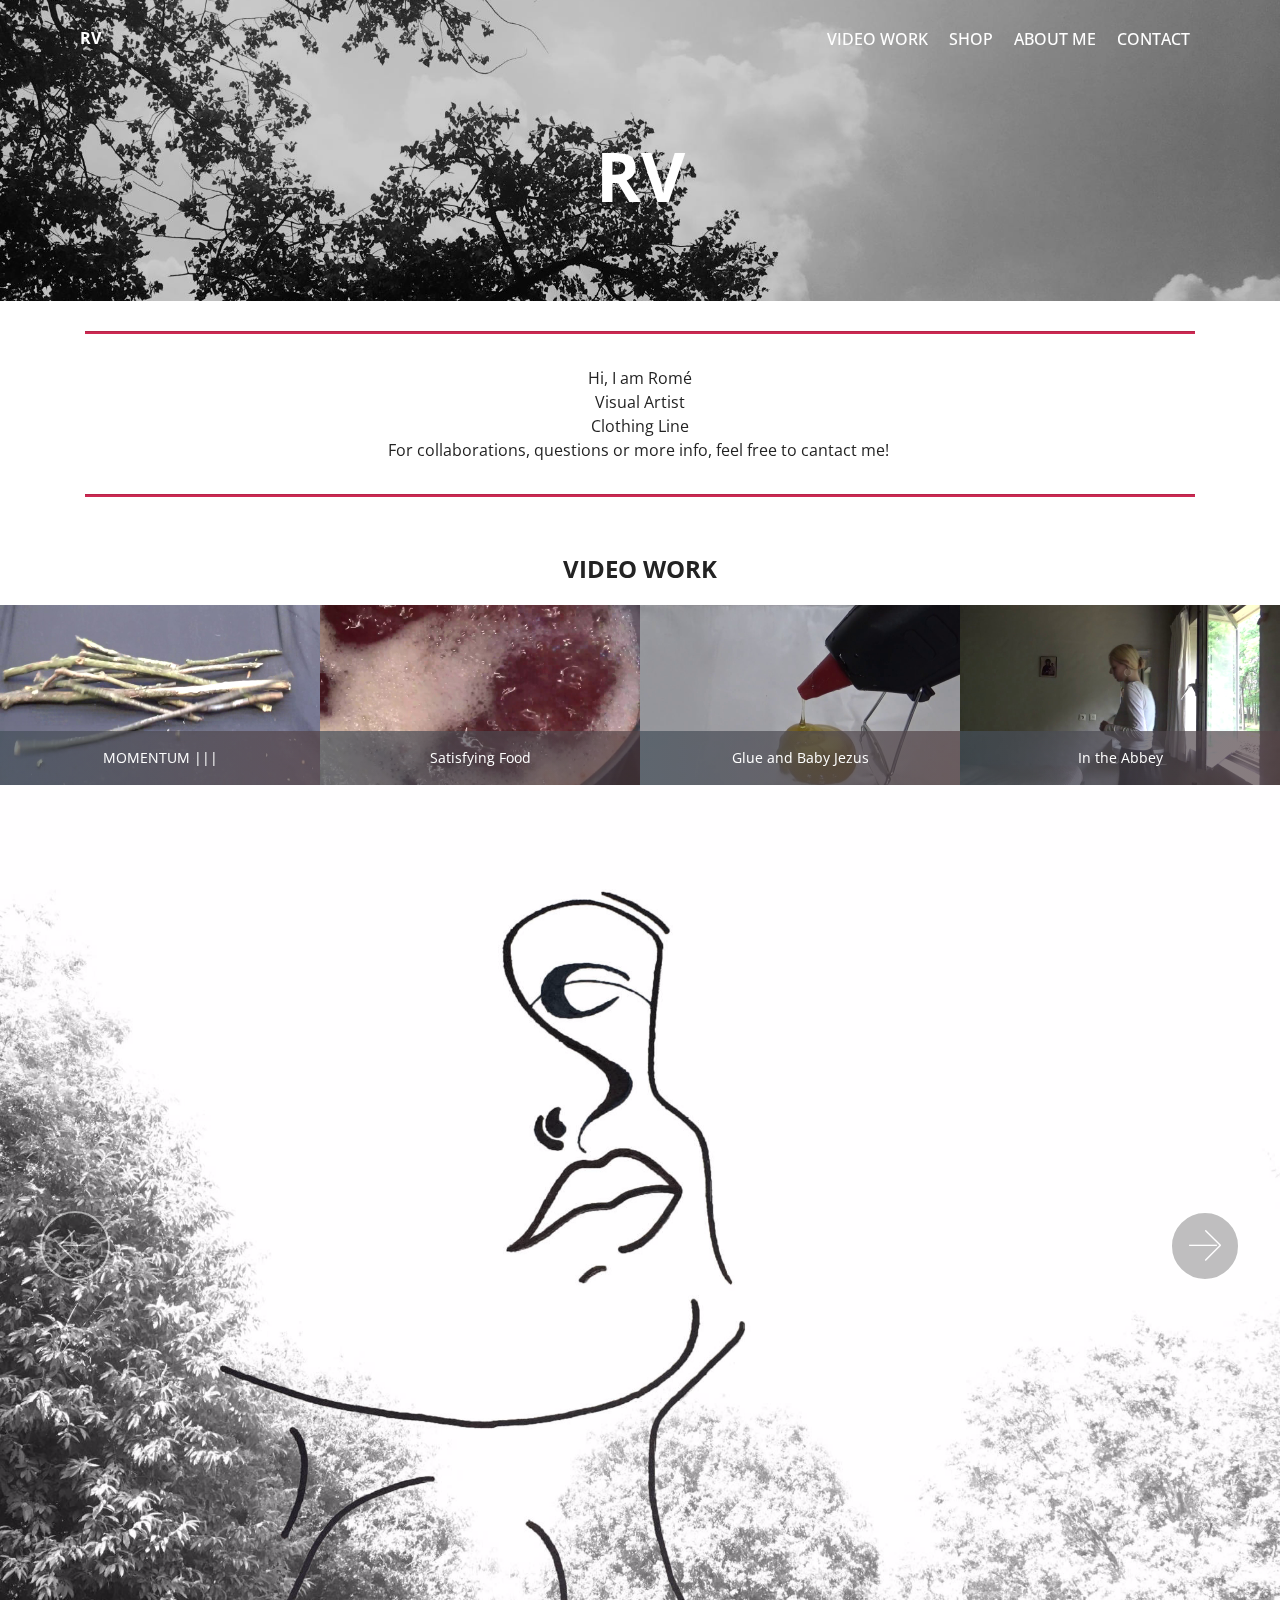
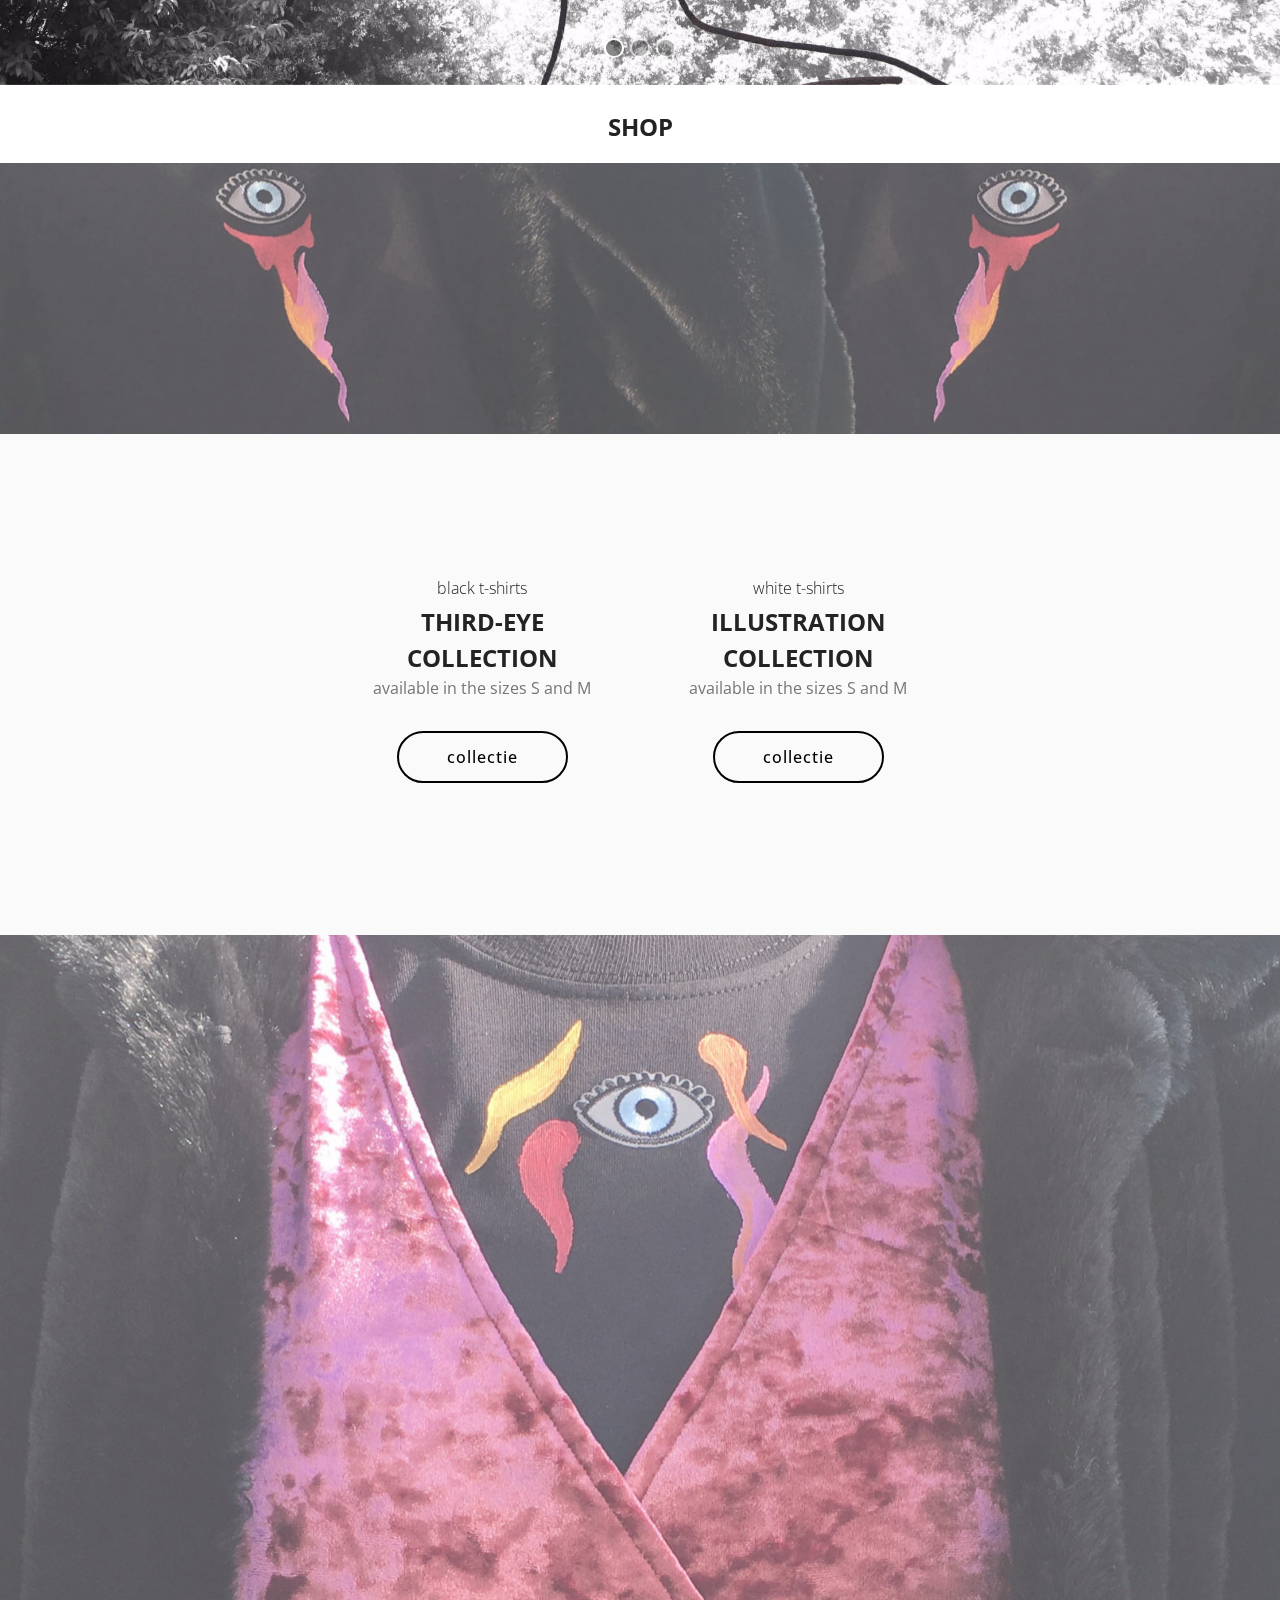
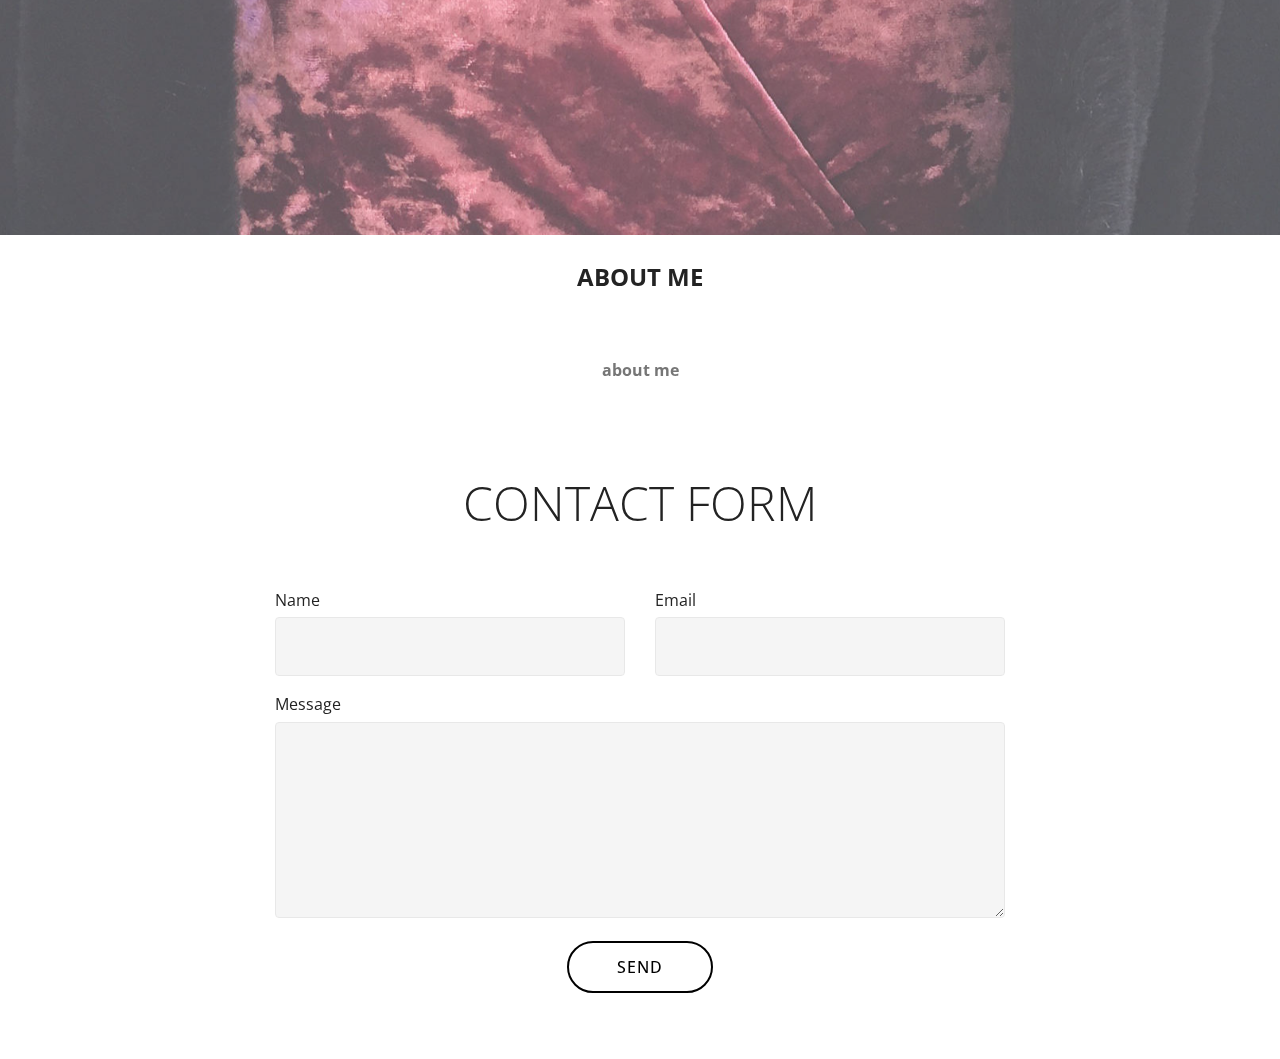
<file: index.html>
<!DOCTYPE html>
<html >
<head>
  <!-- Site made with Mobirise Website Builder v4.8.6, https://mobirise.com -->
  <meta charset="UTF-8">
  <meta http-equiv="X-UA-Compatible" content="IE=edge">
  <meta name="generator" content="Mobirise v4.8.6, mobirise.com">
  <meta name="viewport" content="width=device-width, initial-scale=1, minimum-scale=1">
  <link rel="shortcut icon" href="assets/images/logo2.png" type="image/x-icon">
  <meta name="description" content="">
  <title>Home</title>
  <link rel="stylesheet" href="assets/web/assets/mobirise-icons/mobirise-icons.css">
  <link rel="stylesheet" href="assets/tether/tether.min.css">
  <link rel="stylesheet" href="assets/bootstrap/css/bootstrap.min.css">
  <link rel="stylesheet" href="assets/bootstrap/css/bootstrap-grid.min.css">
  <link rel="stylesheet" href="assets/bootstrap/css/bootstrap-reboot.min.css">
  <link rel="stylesheet" href="assets/dropdown/css/style.css">
  <link rel="stylesheet" href="assets/theme/css/style.css">
  <link rel="stylesheet" href="assets/gallery/style.css">
  <link rel="stylesheet" href="assets/mobirise/css/mbr-additional.css" type="text/css">
  
  
  
</head>
<body>
  <section class="menu cid-r9ohOZYjTN" once="menu" id="menu1-8">

    

    <nav class="navbar navbar-expand beta-menu navbar-dropdown align-items-center navbar-toggleable-sm bg-color transparent">
        <button class="navbar-toggler navbar-toggler-right" type="button" data-toggle="collapse" data-target="#navbarSupportedContent" aria-controls="navbarSupportedContent" aria-expanded="false" aria-label="Toggle navigation">
            <div class="hamburger">
                <span></span>
                <span></span>
                <span></span>
                <span></span>
            </div>
        </button>
        <div class="menu-logo">
            <div class="navbar-brand">
                
                <span class="navbar-caption-wrap"><a class="navbar-caption text-white display-7" href="https://mobirise.co">
                        RV</a></span>
            </div>
        </div>
        <div class="collapse navbar-collapse" id="navbarSupportedContent">
            <ul class="navbar-nav nav-dropdown nav-right" data-app-modern-menu="true"><li class="nav-item"><a class="nav-link link text-white display-4" href="index.html#content4-c">
                        
                        VIDEO WORK</a></li><li class="nav-item"><a class="nav-link link text-white display-4" href="index.html#content4-h">
                        
                        SHOP</a></li><li class="nav-item"><a class="nav-link link text-white display-4" href="index.html#content4-18">
                        
                        ABOUT ME</a></li>
                <li class="nav-item"><a class="nav-link link text-white display-4" href="index.html#form1-16">
                        
                        CONTACT<br></a></li></ul>
            
        </div>
    </nav>
</section>

<section class="engine"><a href="https://mobirise.info/x">free css templates</a></section><section class="header1 cid-r9jkWJMNcT mbr-parallax-background" id="header1-3">

    

    <div class="mbr-overlay" style="opacity: 0.2; background-color: rgb(0, 0, 0);">
    </div>

    <div class="container">
        <div class="row justify-content-md-center">
            <div class="mbr-white col-md-10">
                <h1 class="mbr-section-title align-center mbr-bold pb-3 mbr-fonts-style display-1">
                    RV</h1>
                
                
                
            </div>
        </div>
    </div>

</section>

<section class="mbr-section article content9 cid-r9olhv8ZUh" id="content9-a">
    
     

    <div class="container">
        <div class="inner-container" style="width: 100%;">
            <hr class="line" style="width: 100%;">
            <div class="section-text align-center mbr-fonts-style display-7">Hi, I am Romé<br>Visual Artist<br>Clothing Line<br>For collaborations, questions or more info, feel free to cantact me!&nbsp;</div>
            <hr class="line" style="width: 100%;">
        </div>
        </div>
</section>

<section class="mbr-section content4 cid-r9omhLQKUZ" id="content4-c">

    

    <div class="container">
        <div class="media-container-row">
            <div class="title col-12 col-md-8">
                <h2 class="align-center pb-3 mbr-fonts-style display-5"><strong>VIDEO WORK</strong></h2>
                
                
            </div>
        </div>
    </div>
</section>

<section class="mbr-gallery mbr-slider-carousel cid-r9ols0vTAv" id="gallery3-b">

    

    <div>
        <div><!-- Filter --><!-- Gallery --><div class="mbr-gallery-row"><div class="mbr-gallery-layout-default"><div><div><div class="mbr-gallery-item mbr-gallery-item--p0 video-slide" data-video-url="https://www.youtube.com/watch?v=TbOQdCks85k&amp;t=22s" data-tags="Geweldige"><div href="#lb-gallery3-b" data-slide-to="0" data-toggle="modal"><div></div><img alt="" src="assets/images/mobirise20181013-202712018-10-3-17-2-37.jpg"><span class="icon-video"></span><span class="mbr-gallery-title mbr-fonts-style display-7">MOMENTUM |||</span></div></div><div class="mbr-gallery-item mbr-gallery-item--p0 video-slide" data-video-url="https://youtu.be/g0adtzf3B24" data-tags="Sympathieke"><div href="#lb-gallery3-b" data-slide-to="1" data-toggle="modal"><div></div><img alt="" src="assets/images/mobirise20181027-204432018-10-3-15-35-56.jpg"><span class="icon-video"></span><span class="mbr-gallery-title mbr-fonts-style display-7">Satisfying Food<br></span></div></div><div class="mbr-gallery-item mbr-gallery-item--p0 video-slide" data-video-url="https://youtu.be/hLYPQ1QzhTw" data-tags="Geweldige"><div href="#lb-gallery3-b" data-slide-to="2" data-toggle="modal"><div></div><img alt="" src="assets/images/mobirise20181027-204432018-10-3-14-12-30.jpg"><span class="icon-video"></span><span class="mbr-gallery-title mbr-fonts-style display-7">Glue and Baby Jezus</span></div></div><div class="mbr-gallery-item mbr-gallery-item--p0 video-slide" data-video-url="https://youtu.be/9_Nzag8cOz0" data-tags="Bewegende"><div href="#lb-gallery3-b" data-slide-to="3" data-toggle="modal"><div></div><img alt="" src="assets/images/mobirise20181027-204432018-10-3-16-15-42.jpg"><span class="icon-video"></span><span class="mbr-gallery-title mbr-fonts-style display-7">In the Abbey</span></div></div></div></div><div class="clearfix"></div></div></div><!-- Lightbox --><div data-app-prevent-settings="" class="mbr-slider modal fade carousel slide" tabindex="-1" data-keyboard="true" data-interval="false" id="lb-gallery3-b"><div class="modal-dialog"><div class="modal-content"><div class="modal-body"><div class="carousel-inner"><div class="carousel-item video-container"><img src="assets/images/gallery00.jpg" alt="" title=""></div><div class="carousel-item video-container"><img src="assets/images/gallery06.jpg" alt="" title=""></div><div class="carousel-item video-container"><img src="assets/images/gallery05.jpg" alt="" title=""></div><div class="carousel-item active video-container"><img src="assets/images/gallery07.jpg" alt="" title=""></div></div><a class="carousel-control carousel-control-prev" role="button" data-slide="prev" href="#lb-gallery3-b"><span class="mbri-left mbr-iconfont" aria-hidden="true"></span><span class="sr-only">Previous</span></a><a class="carousel-control carousel-control-next" role="button" data-slide="next" href="#lb-gallery3-b"><span class="mbri-right mbr-iconfont" aria-hidden="true"></span><span class="sr-only">Next</span></a><a class="close" href="#" role="button" data-dismiss="modal"><span class="sr-only">Close</span></a></div></div></div></div></div>
    </div>

</section>

<section class="carousel slide cid-raMyITFqBA" data-interval="false" id="slider1-13">

    

    <div class="full-screen"><div class="mbr-slider slide carousel" data-pause="true" data-keyboard="false" data-ride="false" data-interval="false"><ol class="carousel-indicators"><li data-app-prevent-settings="" data-target="#slider1-13" class=" active" data-slide-to="0"></li><li data-app-prevent-settings="" data-target="#slider1-13" data-slide-to="1"></li><li data-app-prevent-settings="" data-target="#slider1-13" data-slide-to="2"></li></ol><div class="carousel-inner" role="listbox"><div class="carousel-item slider-fullscreen-image active" data-bg-video-slide="false" style="background-image: url(assets/images/image5-1-2000x1500.jpg);"><div class="container container-slide"><div class="image_wrapper"><img src="assets/images/image5-1-2000x1500.jpg"><div class="carousel-caption justify-content-center"><div class="col-10 align-center"></div></div></div></div></div><div class="carousel-item slider-fullscreen-image" data-bg-video-slide="false" style="background-image: url(assets/images/image2-2000x1500.jpg);"><div class="container container-slide"><div class="image_wrapper"><img src="assets/images/image2-2000x1500.jpg"><div class="carousel-caption justify-content-center"><div class="col-10 align-center"></div></div></div></div></div><div class="carousel-item slider-fullscreen-image" data-bg-video-slide="false" style="background-image: url(assets/images/3-2000x1500.jpg);"><div class="container container-slide"><div class="image_wrapper"><img src="assets/images/3-2000x1500.jpg"><div class="carousel-caption justify-content-center"><div class="col-10 align-right"></div></div></div></div></div></div><a data-app-prevent-settings="" class="carousel-control carousel-control-prev" role="button" data-slide="prev" href="#slider1-13"><span aria-hidden="true" class="mbri-left mbr-iconfont"></span><span class="sr-only">Previous</span></a><a data-app-prevent-settings="" class="carousel-control carousel-control-next" role="button" data-slide="next" href="#slider1-13"><span aria-hidden="true" class="mbri-right mbr-iconfont"></span><span class="sr-only">Next</span></a></div></div>

</section>

<section class="mbr-section content4 cid-r9orJwux1i" id="content4-h">

    

    <div class="container">
        <div class="media-container-row">
            <div class="title col-12 col-md-8">
                <h2 class="align-center pb-3 mbr-fonts-style display-5"><strong>
                    SHOP</strong></h2>
                
                
            </div>
        </div>
    </div>
</section>

<section class="header1 cid-raMwRwMdWt" id="header1-10">

    

    <div class="mbr-overlay" style="opacity: 0.3; background-color: rgb(255, 255, 255);">
    </div>

    <div class="container">
        <div class="row justify-content-md-center">
            <div class="mbr-white col-md-10">
                
                
                
                
            </div>
        </div>
    </div>

</section>

<section class="cid-raDfrxJB26 mbr-parallax-background" id="pricing-tables2-o">

    

    <div class="mbr-overlay" style="opacity: 0.7; background-color: rgb(255, 255, 255);">
    </div>

    <div class="container">
        <div class="media-container-row">

            <div class="plan col-12 mx-2 my-2 justify-content-center col-lg-6">
                <div class="plan-header text-center pt-5">
                    <h3 class="plan-title mbr-fonts-style display-4">
                        black t-shirts</h3>
                    <div class="plan-price">
                        <span class="price-value mbr-fonts-style display-5">THIRD-EYE<br></span>
                        <span class="price-figure mbr-fonts-style display-5">COLLECTION</span>
                        <small class="price-term mbr-fonts-style display-7"><br>available in the sizes S and M<br></small>
                    </div>
                </div>
                <div class="plan-body">
                    <div class="plan-list align-center">
                        <ul class="list-group list-group-flush mbr-fonts-style display-7"></ul>
                    </div>
                    <div class="mbr-section-btn text-center py-4 pb-5"><a href="https://mobirise.co" class="btn btn-black-outline display-4">collectie</a></div>
                </div>
            </div>

            <div class="plan col-12 mx-2 my-2 justify-content-center col-lg-6">
                <div class="plan-header text-center pt-5">
                    <h3 class="plan-title mbr-fonts-style display-4">white t-shirts</h3>
                    <div class="plan-price">
                        <span class="price-value mbr-fonts-style display-5">ILLUSTRATION<br></span>
                        <span class="price-figure mbr-fonts-style display-5">COLLECTION<br></span>
                        <small class="price-term mbr-fonts-style display-7">available in the sizes S and M</small>
                    </div>
                </div>
                <div class="plan-body">
                    <div class="plan-list align-center">
                        <ul class="list-group list-group-flush mbr-fonts-style display-7"></ul>
                    </div>
                    <div class="mbr-section-btn text-center py-4 pb-5"><a href="https://mobirise.co" class="btn btn-black-outline display-4">collectie</a></div>
                </div>
            </div>

            

            

        </div>
    </div>
</section>

<section class="cid-raMw7hREdC mbr-fullscreen" id="header2-z">

    

    <div class="mbr-overlay" style="opacity: 0.3; background-color: rgb(255, 255, 255);"></div>

    <div class="container align-center">
        <div class="row justify-content-md-center">
            <div class="mbr-white col-md-10">
                
                
                
                
            </div>
        </div>
    </div>
    
</section>

<section class="mbr-section content4 cid-raMOFdgLb9" id="content4-18">

    

    <div class="container">
        <div class="media-container-row">
            <div class="title col-12 col-md-8">
                <h2 class="align-center pb-3 mbr-fonts-style display-5"><strong>
                    ABOUT ME</strong></h2>
                
                
            </div>
        </div>
    </div>
</section>

<section class="mbr-section article content1 cid-raMPOa5msR" id="content1-19">
    
     

    <div class="container">
        <div class="media-container-row">
            <div class="mbr-text col-12 col-md-8 mbr-fonts-style display-7"><strong>about me</strong></div>
        </div>
    </div>
</section>

<section class="mbr-section form1 cid-raMNY5pFtm" id="form1-16">

    

    
    <div class="container">
        <div class="row justify-content-center">
            <div class="title col-12 col-lg-8">
                <h2 class="mbr-section-title align-center pb-3 mbr-fonts-style display-2">CONTACT FORM</h2>
                
            </div>
        </div>
    </div>
    <div class="container">
        <div class="row justify-content-center">
            <div class="media-container-column col-lg-8" data-form-type="formoid">
                    <div data-form-alert="" hidden="">Your message has been send.</div>
            
                    <form class="mbr-form" action="https://mobirise.com/" method="post" data-form-title="Mobirise Form"><input type="hidden" name="email" data-form-email="true" value="WgfnwJqPsPmnket2K19Fdkms4ifZ6dBYJczHc64mum55Erjqz2r/raYnlfCQkx+6BYM50IkRQL1x/URPcsD6iz82ZSMvZm7/T4u3PRkD8Rw0rZG82pD93gVtwFiYdjsX">
                        <div class="row row-sm-offset">
                            <div class="col-md-4 multi-horizontal" data-for="name">
                                <div class="form-group">
                                    <label class="form-control-label mbr-fonts-style display-7" for="name-form1-16">Name</label>
                                    <input type="text" class="form-control" name="name" data-form-field="Name" required="" id="name-form1-16">
                                </div>
                            </div>
                            <div class="col-md-4 multi-horizontal" data-for="email">
                                <div class="form-group">
                                    <label class="form-control-label mbr-fonts-style display-7" for="email-form1-16">Email</label>
                                    <input type="email" class="form-control" name="email" data-form-field="Email" required="" id="email-form1-16">
                                </div>
                            </div>
                            
                        </div>
                        <div class="form-group" data-for="message">
                            <label class="form-control-label mbr-fonts-style display-7" for="message-form1-16">Message</label>
                            <textarea type="text" class="form-control" name="message" rows="7" data-form-field="Message" id="message-form1-16"></textarea>
                        </div>
            
                        <span class="input-group-btn"><button href="" type="submit" class="btn btn-form btn-black-outline display-4">SEND</button></span>
                    </form>
            </div>
        </div>
    </div>
</section>


  <script src="assets/web/assets/jquery/jquery.min.js"></script>
  <script src="assets/popper/popper.min.js"></script>
  <script src="assets/tether/tether.min.js"></script>
  <script src="assets/bootstrap/js/bootstrap.min.js"></script>
  <script src="assets/smoothscroll/smooth-scroll.js"></script>
  <script src="assets/dropdown/js/script.min.js"></script>
  <script src="assets/touchswipe/jquery.touch-swipe.min.js"></script>
  <script src="assets/parallax/jarallax.min.js"></script>
  <script src="assets/masonry/masonry.pkgd.min.js"></script>
  <script src="assets/imagesloaded/imagesloaded.pkgd.min.js"></script>
  <script src="assets/bootstrapcarouselswipe/bootstrap-carousel-swipe.js"></script>
  <script src="assets/ytplayer/jquery.mb.ytplayer.min.js"></script>
  <script src="assets/vimeoplayer/jquery.mb.vimeo_player.js"></script>
  <script src="assets/theme/js/script.js"></script>
  <script src="assets/slidervideo/script.js"></script>
  <script src="assets/gallery/player.min.js"></script>
  <script src="assets/gallery/script.js"></script>
  <script src="assets/formoid/formoid.min.js"></script>
  
  
</body>
</html>
</file>
<file: assets/web/assets/mobirise-icons/mobirise-icons.css>
@font-face {
  font-family: 'MobiriseIcons';
  src:  url('mobirise-icons.eot?spat4u');
  src:  url('mobirise-icons.eot?spat4u#iefix') format('embedded-opentype'),
    url('mobirise-icons.ttf?spat4u') format('truetype'),
    url('mobirise-icons.woff?spat4u') format('woff'),
    url('mobirise-icons.svg?spat4u#MobiriseIcons') format('svg');
  font-weight: normal;
  font-style: normal;
}

[class^="mbri-"], [class*=" mbri-"] {
  /* use !important to prevent issues with browser extensions that change fonts */
  font-family: MobiriseIcons !important;
  speak: none;
  font-style: normal;
  font-weight: normal;
  font-variant: normal;
  text-transform: none;
  line-height: 1;

  /* Better Font Rendering =========== */
  -webkit-font-smoothing: antialiased;
  -moz-osx-font-smoothing: grayscale;
}

.mbri-add-submenu:before {
  content: "\e900";
}
.mbri-alert:before {
  content: "\e901";
}
.mbri-align-center:before {
  content: "\e902";
}
.mbri-align-justify:before {
  content: "\e903";
}
.mbri-align-left:before {
  content: "\e904";
}
.mbri-align-right:before {
  content: "\e905";
}
.mbri-android:before {
  content: "\e906";
}
.mbri-apple:before {
  content: "\e907";
}
.mbri-arrow-down:before {
  content: "\e908";
}
.mbri-arrow-next:before {
  content: "\e909";
}
.mbri-arrow-prev:before {
  content: "\e90a";
}
.mbri-arrow-up:before {
  content: "\e90b";
}
.mbri-bold:before {
  content: "\e90c";
}
.mbri-bookmark:before {
  content: "\e90d";
}
.mbri-bootstrap:before {
  content: "\e90e";
}
.mbri-briefcase:before {
  content: "\e90f";
}
.mbri-browse:before {
  content: "\e910";
}
.mbri-bulleted-list:before {
  content: "\e911";
}
.mbri-calendar:before {
  content: "\e912";
}
.mbri-camera:before {
  content: "\e913";
}
.mbri-cart-add:before {
  content: "\e914";
}
.mbri-cart-full:before {
  content: "\e915";
}
.mbri-cash:before {
  content: "\e916";
}
.mbri-change-style:before {
  content: "\e917";
}
.mbri-chat:before {
  content: "\e918";
}
.mbri-clock:before {
  content: "\e919";
}
.mbri-close:before {
  content: "\e91a";
}
.mbri-cloud:before {
  content: "\e91b";
}
.mbri-code:before {
  content: "\e91c";
}
.mbri-contact-form:before {
  content: "\e91d";
}
.mbri-credit-card:before {
  content: "\e91e";
}
.mbri-cursor-click:before {
  content: "\e91f";
}
.mbri-cust-feedback:before {
  content: "\e920";
}
.mbri-database:before {
  content: "\e921";
}
.mbri-delivery:before {
  content: "\e922";
}
.mbri-desktop:before {
  content: "\e923";
}
.mbri-devices:before {
  content: "\e924";
}
.mbri-down:before {
  content: "\e925";
}
.mbri-download:before {
  content: "\e989";
}
.mbri-drag-n-drop:before {
  content: "\e927";
}
.mbri-drag-n-drop2:before {
  content: "\e928";
}
.mbri-edit:before {
  content: "\e929";
}
.mbri-edit2:before {
  content: "\e92a";
}
.mbri-error:before {
  content: "\e92b";
}
.mbri-extension:before {
  content: "\e92c";
}
.mbri-features:before {
  content: "\e92d";
}
.mbri-file:before {
  content: "\e92e";
}
.mbri-flag:before {
  content: "\e92f";
}
.mbri-folder:before {
  content: "\e930";
}
.mbri-gift:before {
  content: "\e931";
}
.mbri-github:before {
  content: "\e932";
}
.mbri-globe:before {
  content: "\e933";
}
.mbri-globe-2:before {
  content: "\e934";
}
.mbri-growing-chart:before {
  content: "\e935";
}
.mbri-hearth:before {
  content: "\e936";
}
.mbri-help:before {
  content: "\e937";
}
.mbri-home:before {
  content: "\e938";
}
.mbri-hot-cup:before {
  content: "\e939";
}
.mbri-idea:before {
  content: "\e93a";
}
.mbri-image-gallery:before {
  content: "\e93b";
}
.mbri-image-slider:before {
  content: "\e93c";
}
.mbri-info:before {
  content: "\e93d";
}
.mbri-italic:before {
  content: "\e93e";
}
.mbri-key:before {
  content: "\e93f";
}
.mbri-laptop:before {
  content: "\e940";
}
.mbri-layers:before {
  content: "\e941";
}
.mbri-left-right:before {
  content: "\e942";
}
.mbri-left:before {
  content: "\e943";
}
.mbri-letter:before {
  content: "\e944";
}
.mbri-like:before {
  content: "\e945";
}
.mbri-link:before {
  content: "\e946";
}
.mbri-lock:before {
  content: "\e947";
}
.mbri-login:before {
  content: "\e948";
}
.mbri-logout:before {
  content: "\e949";
}
.mbri-magic-stick:before {
  content: "\e94a";
}
.mbri-map-pin:before {
  content: "\e94b";
}
.mbri-menu:before {
  content: "\e94c";
}
.mbri-mobile:before {
  content: "\e94d";
}
.mbri-mobile2:before {
  content: "\e94e";
}
.mbri-mobirise:before {
  content: "\e94f";
}
.mbri-more-horizontal:before {
  content: "\e950";
}
.mbri-more-vertical:before {
  content: "\e951";
}
.mbri-music:before {
  content: "\e952";
}
.mbri-new-file:before {
  content: "\e953";
}
.mbri-numbered-list:before {
  content: "\e954";
}
.mbri-opened-folder:before {
  content: "\e955";
}
.mbri-pages:before {
  content: "\e956";
}
.mbri-paper-plane:before {
  content: "\e957";
}
.mbri-paperclip:before {
  content: "\e958";
}
.mbri-photo:before {
  content: "\e959";
}
.mbri-photos:before {
  content: "\e95a";
}
.mbri-pin:before {
  content: "\e95b";
}
.mbri-play:before {
  content: "\e95c";
}
.mbri-plus:before {
  content: "\e95d";
}
.mbri-preview:before {
  content: "\e95e";
}
.mbri-print:before {
  content: "\e95f";
}
.mbri-protect:before {
  content: "\e960";
}
.mbri-question:before {
  content: "\e961";
}
.mbri-quote-left:before {
  content: "\e962";
}
.mbri-quote-right:before {
  content: "\e963";
}
.mbri-refresh:before {
  content: "\e964";
}
.mbri-responsive:before {
  content: "\e965";
}
.mbri-right:before {
  content: "\e966";
}
.mbri-rocket:before {
  content: "\e967";
}
.mbri-sad-face:before {
  content: "\e968";
}
.mbri-sale:before {
  content: "\e969";
}
.mbri-save:before {
  content: "\e96a";
}
.mbri-search:before {
  content: "\e96b";
}
.mbri-setting:before {
  content: "\e96c";
}
.mbri-setting2:before {
  content: "\e96d";
}
.mbri-setting3:before {
  content: "\e96e";
}
.mbri-share:before {
  content: "\e96f";
}
.mbri-shopping-bag:before {
  content: "\e970";
}
.mbri-shopping-basket:before {
  content: "\e971";
}
.mbri-shopping-cart:before {
  content: "\e972";
}
.mbri-sites:before {
  content: "\e973";
}
.mbri-smile-face:before {
  content: "\e974";
}
.mbri-speed:before {
  content: "\e975";
}
.mbri-star:before {
  content: "\e976";
}
.mbri-success:before {
  content: "\e977";
}
.mbri-sun:before {
  content: "\e978";
}
.mbri-sun2:before {
  content: "\e979";
}
.mbri-tablet:before {
  content: "\e97a";
}
.mbri-tablet-vertical:before {
  content: "\e97b";
}
.mbri-target:before {
  content: "\e97c";
}
.mbri-timer:before {
  content: "\e97d";
}
.mbri-to-ftp:before {
  content: "\e97e";
}
.mbri-to-local-drive:before {
  content: "\e97f";
}
.mbri-touch-swipe:before {
  content: "\e980";
}
.mbri-touch:before {
  content: "\e981";
}
.mbri-trash:before {
  content: "\e982";
}
.mbri-underline:before {
  content: "\e983";
}
.mbri-unlink:before {
  content: "\e984";
}
.mbri-unlock:before {
  content: "\e985";
}
.mbri-up-down:before {
  content: "\e986";
}
.mbri-up:before {
  content: "\e987";
}
.mbri-update:before {
  content: "\e988";
}
.mbri-upload:before {
 content: "\e926"; 
}
.mbri-user:before {
  content: "\e98a";
}
.mbri-user2:before {
  content: "\e98b";
}
.mbri-users:before {
  content: "\e98c";
}
.mbri-video:before {
  content: "\e98d";
}
.mbri-video-play:before {
  content: "\e98e";
}
.mbri-watch:before {
  content: "\e98f";
}
.mbri-website-theme:before {
  content: "\e990";
}
.mbri-wifi:before {
  content: "\e991";
}
.mbri-windows:before {
  content: "\e992";
}
.mbri-zoom-out:before {
  content: "\e993";
}
.mbri-redo:before {
  content: "\e994";
}
.mbri-undo:before {
  content: "\e995";
}
</file>
<file: assets/dropdown/css/style.css>
.navbar-dropdown {
  left: 0;
  padding: 0;
  position: absolute;
  right: 0;
  top: 0;
  transition: all 0.45s ease;
  z-index: 1030;
  background: #282828; }
  .navbar-dropdown .navbar-logo {
    margin-right: 0.8rem;
    transition: margin 0.3s ease-in-out;
    vertical-align: middle; }
    .navbar-dropdown .navbar-logo img {
      height: 3.125rem;
      transition: all 0.3s ease-in-out; }
    .navbar-dropdown .navbar-logo.mbr-iconfont {
      font-size: 3.125rem;
      line-height: 3.125rem; }
  .navbar-dropdown .navbar-caption {
    font-weight: 700;
    white-space: normal;
    vertical-align: -4px;
    line-height: 3.125rem !important; }
    .navbar-dropdown .navbar-caption, .navbar-dropdown .navbar-caption:hover {
      color: inherit;
      text-decoration: none; }
  .navbar-dropdown .mbr-iconfont + .navbar-caption {
    vertical-align: -1px; }
  .navbar-dropdown.navbar-fixed-top {
    position: fixed; }
  .navbar-dropdown .navbar-brand span {
    vertical-align: -4px; }
  .navbar-dropdown.bg-color.transparent {
    background: none; }
  .navbar-dropdown.navbar-short .navbar-brand {
    padding: 0.625rem 0; }
    .navbar-dropdown.navbar-short .navbar-brand span {
      vertical-align: -1px; }
  .navbar-dropdown.navbar-short .navbar-caption {
    line-height: 2.375rem !important;
    vertical-align: -2px; }
  .navbar-dropdown.navbar-short .navbar-logo {
    margin-right: 0.5rem; }
    .navbar-dropdown.navbar-short .navbar-logo img {
      height: 2.375rem; }
    .navbar-dropdown.navbar-short .navbar-logo.mbr-iconfont {
      font-size: 2.375rem;
      line-height: 2.375rem; }
  .navbar-dropdown.navbar-short .mbr-table-cell {
    height: 3.625rem; }
  .navbar-dropdown .navbar-close {
    left: 0.6875rem;
    position: fixed;
    top: 0.75rem;
    z-index: 1000; }
  .navbar-dropdown .hamburger-icon {
    content: "";
    display: inline-block;
    vertical-align: middle;
    width: 16px;
    -webkit-box-shadow: 0 -6px 0 1px #282828,0 0 0 1px #282828,0 6px 0 1px #282828;
    -moz-box-shadow: 0 -6px 0 1px #282828,0 0 0 1px #282828,0 6px 0 1px #282828;
    box-shadow: 0 -6px 0 1px #282828,0 0 0 1px #282828,0 6px 0 1px #282828; }

.dropdown-menu .dropdown-toggle[data-toggle="dropdown-submenu"]::after {
  border-bottom: 0.35em solid transparent;
  border-left: 0.35em solid;
  border-right: 0;
  border-top: 0.35em solid transparent;
  margin-left: 0.3rem; }

.dropdown-menu .dropdown-item:focus {
  outline: 0; }

.nav-dropdown {
  font-size: 0.75rem;
  font-weight: 500;
  height: auto !important; }
  .nav-dropdown .nav-btn {
    padding-left: 1rem; }
  .nav-dropdown .link {
    margin: .667em 1.667em;
    font-weight: 500;
    padding: 0;
    transition: color .2s ease-in-out; }
    .nav-dropdown .link.dropdown-toggle {
      margin-right: 2.583em; }
      .nav-dropdown .link.dropdown-toggle::after {
        margin-left: .25rem;
        border-top: 0.35em solid;
        border-right: 0.35em solid transparent;
        border-left: 0.35em solid transparent;
        border-bottom: 0; }
      .nav-dropdown .link.dropdown-toggle[aria-expanded="true"] {
        margin: 0;
        padding: 0.667em 3.263em  0.667em 1.667em; }
  .nav-dropdown .link::after,
  .nav-dropdown .dropdown-item::after {
    color: inherit; }
  .nav-dropdown .btn {
    font-size: 0.75rem;
    font-weight: 700;
    letter-spacing: 0;
    margin-bottom: 0;
    padding-left: 1.25rem;
    padding-right: 1.25rem; }
  .nav-dropdown .dropdown-menu {
    border-radius: 0;
    border: 0;
    left: 0;
    margin: 0;
    padding-bottom: 1.25rem;
    padding-top: 1.25rem;
    position: relative; }
  .nav-dropdown .dropdown-submenu {
    margin-left: 0.125rem;
    top: 0; }
  .nav-dropdown .dropdown-item {
    font-weight: 500;
    line-height: 2;
    padding: 0.3846em 4.615em 0.3846em 1.5385em;
    position: relative;
    transition: color .2s ease-in-out, background-color .2s ease-in-out; }
    .nav-dropdown .dropdown-item::after {
      margin-top: -0.3077em;
      position: absolute;
      right: 1.1538em;
      top: 50%; }
    .nav-dropdown .dropdown-item:focus, .nav-dropdown .dropdown-item:hover {
      background: none; }

@media (max-width: 767px) {
  .nav-dropdown.navbar-toggleable-sm {
    bottom: 0;
    display: none;
    left: 0;
    overflow-x: hidden;
    position: fixed;
    top: 0;
    transform: translateX(-100%);
    -ms-transform: translateX(-100%);
    -webkit-transform: translateX(-100%);
    width: 18.75rem;
    z-index: 999; } }
.nav-dropdown.navbar-toggleable-xl {
  bottom: 0;
  display: none;
  left: 0;
  overflow-x: hidden;
  position: fixed;
  top: 0;
  transform: translateX(-100%);
  -ms-transform: translateX(-100%);
  -webkit-transform: translateX(-100%);
  width: 18.75rem;
  z-index: 999; }

.nav-dropdown-sm {
  display: block !important;
  overflow-x: hidden;
  overflow: auto;
  padding-top: 3.875rem; }
  .nav-dropdown-sm::after {
    content: "";
    display: block;
    height: 3rem;
    width: 100%; }
  .nav-dropdown-sm.collapse.in ~ .navbar-close {
    display: block !important; }
  .nav-dropdown-sm.collapsing, .nav-dropdown-sm.collapse.in {
    transform: translateX(0);
    -ms-transform: translateX(0);
    -webkit-transform: translateX(0);
    transition: all 0.25s ease-out;
    -webkit-transition: all 0.25s ease-out;
    background: #282828; }
  .nav-dropdown-sm.collapsing[aria-expanded="false"] {
    transform: translateX(-100%);
    -ms-transform: translateX(-100%);
    -webkit-transform: translateX(-100%); }
  .nav-dropdown-sm .nav-item {
    display: block;
    margin-left: 0 !important;
    padding-left: 0; }
  .nav-dropdown-sm .link,
  .nav-dropdown-sm .dropdown-item {
    border-top: 1px dotted rgba(255, 255, 255, 0.1);
    font-size: 0.8125rem;
    line-height: 1.6;
    margin: 0 !important;
    padding: 0.875rem 2.4rem 0.875rem 1.5625rem !important;
    position: relative;
    white-space: normal; }
    .nav-dropdown-sm .link:focus, .nav-dropdown-sm .link:hover,
    .nav-dropdown-sm .dropdown-item:focus,
    .nav-dropdown-sm .dropdown-item:hover {
      background: rgba(0, 0, 0, 0.2) !important;
      color: #c0a375; }
  .nav-dropdown-sm .nav-btn {
    position: relative;
    padding: 1.5625rem 1.5625rem 0 1.5625rem; }
    .nav-dropdown-sm .nav-btn::before {
      border-top: 1px dotted rgba(255, 255, 255, 0.1);
      content: "";
      left: 0;
      position: absolute;
      top: 0;
      width: 100%; }
    .nav-dropdown-sm .nav-btn + .nav-btn {
      padding-top: 0.625rem; }
      .nav-dropdown-sm .nav-btn + .nav-btn::before {
        display: none; }
  .nav-dropdown-sm .btn {
    padding: 0.625rem 0; }
  .nav-dropdown-sm .dropdown-toggle[data-toggle="dropdown-submenu"]::after {
    margin-left: .25rem;
    border-top: 0.35em solid;
    border-right: 0.35em solid transparent;
    border-left: 0.35em solid transparent;
    border-bottom: 0; }
  .nav-dropdown-sm .dropdown-toggle[data-toggle="dropdown-submenu"][aria-expanded="true"]::after {
    border-top: 0;
    border-right: 0.35em solid transparent;
    border-left: 0.35em solid transparent;
    border-bottom: 0.35em solid; }
  .nav-dropdown-sm .dropdown-menu {
    margin: 0;
    padding: 0;
    position: relative;
    top: 0;
    left: 0;
    width: 100%;
    border: 0;
    float: none;
    border-radius: 0;
    background: none; }
  .nav-dropdown-sm .dropdown-submenu {
    left: 100%;
    margin-left: 0.125rem;
    margin-top: -1.25rem;
    top: 0; }

.navbar-toggleable-sm .nav-dropdown .dropdown-menu {
  position: absolute; }

.navbar-toggleable-sm .nav-dropdown .dropdown-submenu {
  left: 100%;
  margin-left: 0.125rem;
  margin-top: -1.25rem;
  top: 0; }

.navbar-toggleable-sm.opened .nav-dropdown .dropdown-menu {
  position: relative; }

.navbar-toggleable-sm.opened .nav-dropdown .dropdown-submenu {
  left: 0;
  margin-left: 00rem;
  margin-top: 0rem;
  top: 0; }

.is-builder .nav-dropdown.collapsing {
  transition: none !important; }

/*# sourceMappingURL=style.css.map */
</file>
<file: assets/theme/css/style.css>
/*!
 * Mobirise v4 theme (https://mobirise.com/)
 * Copyright 2017 Mobirise
 */section{background-color:#eeeeee}section,.container,.container-fluid{position:relative;word-wrap:break-word}a.mbr-iconfont:hover{text-decoration:none}.article .lead p,.article .lead ul,.article .lead ol,.article .lead pre,.article .lead blockquote{margin-bottom:0}a{font-style:normal;font-weight:400;cursor:pointer}a,a:hover{text-decoration:none}figure{margin-bottom:0}body{color:#232323}h1,h2,h3,h4,h5,h6,.h1,.h2,.h3,.h4,.h5,.h6,.display-1,.display-2,.display-3,.display-4{line-height:1;word-break:break-word;word-wrap:break-word}b,strong{font-weight:bold}blockquote{padding:10px 0 10px 20px;position:relative;border-left:2px solid;border-color:#ff3366}input:-webkit-autofill,input:-webkit-autofill:hover,input:-webkit-autofill:focus,input:-webkit-autofill:active{transition-delay:9999s;transition-property:background-color, color}textarea[type="hidden"]{display:none}body{position:relative}section{background-position:50% 50%;background-repeat:no-repeat;background-size:cover}section .mbr-background-video,section .mbr-background-video-preview{position:absolute;bottom:0;left:0;right:0;top:0}.hidden{visibility:hidden}.mbr-z-index20{z-index:20}/*! Base colors */.mbr-white{color:#ffffff}.mbr-black{color:#000000}.mbr-bg-white{background-color:#ffffff}.mbr-bg-black{background-color:#000000}/*! Text-aligns */.align-left{text-align:left}.align-center{text-align:center}.align-right{text-align:right}@media (max-width: 767px){.align-left,.align-center,.align-right,.mbr-section-btn,.mbr-section-title{text-align:center}}/*! Font-weight  */.mbr-light{font-weight:300}.mbr-regular{font-weight:400}.mbr-semibold{font-weight:500}.mbr-bold{font-weight:700}/*! Media  */.media-size-item{-webkit-flex:1 1 auto;-moz-flex:1 1 auto;-ms-flex:1 1 auto;-o-flex:1 1 auto;flex:1 1 auto}.media-content{-webkit-flex-basis:100%;flex-basis:100%}.media-container-row{display:-ms-flexbox;display:-webkit-flex;display:flex;-webkit-flex-direction:row;-ms-flex-direction:row;flex-direction:row;-webkit-flex-wrap:wrap;-ms-flex-wrap:wrap;flex-wrap:wrap;-webkit-justify-content:center;-ms-flex-pack:center;justify-content:center;-webkit-align-content:center;-ms-flex-line-pack:center;align-content:center;-webkit-align-items:start;-ms-flex-align:start;align-items:start}.media-container-row .media-size-item{width:400px}.media-container-column{display:-ms-flexbox;display:-webkit-flex;display:flex;-webkit-flex-direction:column;-ms-flex-direction:column;flex-direction:column;-webkit-flex-wrap:wrap;-ms-flex-wrap:wrap;flex-wrap:wrap;-webkit-justify-content:center;-ms-flex-pack:center;justify-content:center;-webkit-align-content:center;-ms-flex-line-pack:center;align-content:center;-webkit-align-items:stretch;-ms-flex-align:stretch;align-items:stretch}.media-container-column>*{width:100%}@media (min-width: 992px){.media-container-row{-webkit-flex-wrap:nowrap;-ms-flex-wrap:nowrap;flex-wrap:nowrap}}figure{overflow:hidden}figure[mbr-media-size]{transition:width 0.1s}.mbr-figure img,.mbr-figure iframe{display:block;width:100%}.card{background-color:transparent;border:none}.card-img{text-align:center;flex-shrink:0;-webkit-flex-shrink:0}.media{max-width:100%;margin:0 auto}.mbr-figure{-ms-flex-item-align:center;-ms-grid-row-align:center;-webkit-align-self:center;align-self:center}.media-container>div{max-width:100%}.mbr-figure img,.card-img img{width:100%}@media (max-width: 991px){.media-size-item{width:auto !important}.media{width:auto}.mbr-figure{width:100% !important}}/*! Buttons */.mbr-section-btn{margin-left:-.25rem;margin-right:-.25rem;font-size:0}nav .mbr-section-btn{margin-left:0rem;margin-right:0rem}/*! Btn icon margin */.btn .mbr-iconfont,.btn.btn-sm .mbr-iconfont{cursor:pointer;margin-right:0.5rem}.btn.btn-md .mbr-iconfont,.btn.btn-md .mbr-iconfont{margin-right:0.8rem}.mbr-regular{font-weight:400}.mbr-semibold{font-weight:500}.mbr-bold{font-weight:700}[type="submit"]{-webkit-appearance:none}/*! Full-screen */.mbr-fullscreen .mbr-overlay{min-height:100vh}.mbr-fullscreen{display:flex;display:-webkit-flex;display:-moz-flex;display:-ms-flex;display:-o-flex;align-items:center;-webkit-align-items:center;min-height:100vh;padding-top:3rem;padding-bottom:3rem}/*! Map */.map{height:25rem;position:relative}.map iframe{width:100%;height:100%}.form-asterisk{font-family:initial;position:absolute;top:-2px;font-weight:normal}/*! Scroll to top arrow */.mbr-arrow-up{bottom:25px;right:90px;position:fixed;text-align:right;z-index:5000;color:#ffffff;font-size:32px;transform:rotate(180deg);-webkit-transform:rotate(180deg)}.mbr-arrow-up a{background:rgba(0,0,0,0.2);border-radius:3px;color:#fff;display:inline-block;height:60px;width:60px;outline-style:none !important;position:relative;text-decoration:none;transition:all .3s ease-in-out;cursor:pointer;text-align:center}.mbr-arrow-up a:hover{background-color:rgba(0,0,0,0.4)}.mbr-arrow-up a i{line-height:60px}.mbr-arrow-up-icon{display:block;color:#fff}.mbr-arrow-up-icon::before{content:"\203a";display:inline-block;font-family:serif;font-size:32px;line-height:1;font-style:normal;position:relative;top:6px;left:-4px;-webkit-transform:rotate(-90deg);transform:rotate(-90deg)}/*! Arrow Down */.mbr-arrow{position:absolute;bottom:45px;left:50%;width:60px;height:60px;cursor:pointer;background-color:rgba(80,80,80,0.5);border-radius:50%;-webkit-transform:translateX(-50%);transform:translateX(-50%)}.mbr-arrow>a{display:inline-block;text-decoration:none;outline-style:none;-webkit-animation:arrowdown 1.7s ease-in-out infinite;animation:arrowdown 1.7s ease-in-out infinite}.mbr-arrow>a>i{position:absolute;top:-2px;left:15px;font-size:2rem}@keyframes arrowdown{0%{transform:translateY(0px);-webkit-transform:translateY(0px)}50%{transform:translateY(-5px);-webkit-transform:translateY(-5px)}100%{transform:translateY(0px);-webkit-transform:translateY(0px)}}@-webkit-keyframes arrowdown{0%{transform:translateY(0px);-webkit-transform:translateY(0px)}50%{transform:translateY(-5px);-webkit-transform:translateY(-5px)}100%{transform:translateY(0px);-webkit-transform:translateY(0px)}}@media (max-width: 500px){.mbr-arrow-up{left:50%;right:auto;transform:translateX(-50%) rotate(180deg);-webkit-transform:translateX(-50%) rotate(180deg)}}@keyframes gradient-animation{from{background-position:0% 100%;animation-timing-function:ease-in-out}to{background-position:100% 0%;animation-timing-function:ease-in-out}}@-webkit-keyframes gradient-animation{from{background-position:0% 100%;animation-timing-function:ease-in-out}to{background-position:100% 0%;animation-timing-function:ease-in-out}}.bg-gradient{background-size:200% 200%;animation:gradient-animation 5s infinite alternate;-webkit-animation:gradient-animation 5s infinite alternate}.menu .navbar-brand{display:-webkit-flex}.menu .navbar-brand span{display:flex;display:-webkit-flex}.menu .navbar-brand .navbar-caption-wrap{display:-webkit-flex}.menu .navbar-brand .navbar-logo img{display:-webkit-flex}@media (min-width: 768px) and (max-width: 991px){.menu .navbar-toggleable-sm .navbar-nav{display:-webkit-box;display:-webkit-flex;display:-ms-flexbox}}@media (min-width: 992px){.menu .navbar-nav.nav-dropdown{display:-webkit-flex}.menu .navbar-toggleable-sm .navbar-collapse{display:-webkit-flex !important}}.navbar{display:-webkit-flex;-webkit-flex-wrap:wrap;-webkit-align-items:center;-webkit-justify-content:space-between}.navbar-collapse{-webkit-flex-basis:100%;-webkit-flex-grow:1;-webkit-align-items:center}.nav-dropdown .link{padding:.667em 1.667em !important;margin:0 !important}.nav{display:-webkit-flex;-webkit-flex-wrap:wrap}.row{display:-webkit-flex;-webkit-flex-wrap:wrap}.justify-content-center{-webkit-justify-content:center}.form-inline{display:-webkit-flex;-webkit-flex-flow:row wrap;-webkit-align-items:center}.card-wrapper{flex:1;-webkit-flex:1}.carousel-control{display:-webkit-flex;-webkit-align-items:center;-webkit-justify-content:center}.carousel-controls{display:-webkit-flex}.media{display:-webkit-flex}
/*# sourceMappingURL=style.css.map */
.engine {
	position: absolute;
	text-indent: -2400px;
	text-align: center;
	padding: 0;
	top: 0;
	left: -2400px;
}
</file>
<file: assets/gallery/style.css>
/*-------

   Gallery

-------*/
.mbr-gallery .mbr-gallery-item {
  position: relative;
  display: inline-block;
  width: 25%;
  cursor: pointer; }

@media (max-width: 768px) {
  .mbr-gallery .mbr-gallery-item {
    width: 50%; } }
@media (max-width: 400px) {
  .mbr-gallery .mbr-gallery-item {
    width: 100%; } }
.mbr-gallery .icon-focus,
.mbr-gallery .icon-video {
  position: absolute;
  top: calc(50% - 32px);
  left: calc(50% - 24px);
  font-family: 'MobiriseIcons' !important;
  font-size: 3rem !important;
  color: #fff;
  opacity: 0;
  transition: .2s opacity ease-in-out;
  z-index: 5; }

.mbr-gallery .icon-focus::before {
  content: '\e96b'; }

.mbr-gallery .icon-video::before {
  content: '\e95c'; }

.mbr-gallery .mbr-gallery-item > div:hover .icon-focus,
.mbr-gallery .mbr-gallery-item > div:hover .icon-video {
  opacity: 1; }

.mbr-gallery .mbr-gallery-item img {
  width: 100%;
  opacity: 1;
  -webkit-transition: .2s opacity ease-in-out;
  transition: .2s opacity ease-in-out; }

.mbr-gallery .mbr-gallery-item > div:hover img {
  opacity: 1; }

.mbr-gallery .mbr-gallery-item > div {
  background: #fff;
  display: block;
  outline: none;
  position: relative; }

.mbr-gallery .mbr-gallery-item .icon {
  -webkit-transform: translateX(-50%) translateY(-50%);
  -webkit-transition: .2s opacity ease-in-out;
  color: #000;
  font-size: 30px;
  height: 69px;
  left: 50%;
  opacity: 0;
  position: absolute;
  top: 50%;
  transform: translateX(-50%) translateY(-50%);
  transition: .2s opacity ease-in-out;
  width: 69px; }

.mbr-gallery .mbr-gallery-item .icon::after,
.mbr-gallery .mbr-gallery-item .icon::before {
  content: '';
  display: block;
  position: absolute;
  height: 69px;
  width: 1px;
  margin-left: 34.5px;
  background-color: #fff; }

.mbr-gallery .mbr-gallery-item .icon::after {
  width: 69px;
  height: 1px;
  margin-left: 0;
  margin-top: 34.5px; }

.mbr-gallery .mbr-gallery-item > div:hover .icon {
  opacity: 1; }

.mbr-gallery .mbr-gallery-item > div:hover::before {
  opacity: .9; }

.mbr-gallery .mbr-gallery-item > div:hover .mbr-gallery-title {
  background: transparent !important; }

/* remove spacing */
.mbr-gallery .mbr-gallery-row.no-gutter {
  margin: 0; }

.mbr-gallery .mbr-gallery-row.no-gutter .mbr-gallery-item {
  padding: 0; }

/* container */
.mbr-gallery .container.mbr-gallery-layout-default {
  padding: 93px 0; }

/* fix horizontal scrollbar */
.mbr-gallery .mbr-gallery-layout-article,
.mbr-gallery .mbr-gallery-layout-default {
  overflow: hidden; }

/* lightbox */
.mbr-gallery .modal {
  position: fixed;
  overflow: hidden;
  padding-right: 0 !important; }

.mbr-gallery .modal-content {
  border-radius: 0;
  border: none;
  background: transparent; }

.mbr-gallery .modal-body {
  padding: 0; }

.mbr-gallery .modal-body img {
  width: 100%; }

.mbr-gallery .modal .close {
  position: fixed;
  background: #1b1b1b;
  opacity: .5;
  font-size: 35px;
  font-weight: 300;
  width: 70px;
  height: 70px;
  border-radius: 50%;
  color: #fff;
  top: 2.5rem;
  right: 2.5rem;
  line-height: 70px;
  border: none;
  text-align: center;
  text-shadow: none;
  z-index: 5;
  -webkit-transition: opacity .3s ease;
  -moz-transition: opacity .3s ease;
  -o-transition: opacity .3s ease;
  transition: opacity .3s ease;
  font-family: 'MobiriseIcons'; }
  .mbr-gallery .modal .close::before {
    content: '\e91a'; }

.mbr-gallery .modal .close:hover {
  opacity: 1;
  background: #000;
  color: #fff; }

.mbr-gallery .modal-dialog {
  max-width: 100% !important; }

.mbr-gallery .modal.in .modal-dialog {
  margin: 0 auto; }

/* modal back color opacity */
.modal-backdrop.in {
  opacity: .8;
  filter: alpha(opacity=80); }

@media (max-width: 768px) {
  .mbr-gallery .carousel-control,
  .mbr-gallery .carousel-indicators,
  .mbr-gallery .modal .close {
    position: fixed; } }
/* fix fade in effect */
.mbr-gallery .modal.fade .modal-dialog {
  -webkit-transition: margin-top .3s ease-out;
  -moz-transition: margin-top .3s ease-out;
  -o-transition: margin-top .3s ease-out;
  transition: margin-top .3s ease-out; }

.mbr-gallery .modal.fade .modal-dialog,
.mbr-gallery .modal.in .modal-dialog {
  -webkit-transform: none;
  -ms-transform: none;
  -o-transform: none;
  transform: none; }

/*-------

   Slider

-------*/
.mbr-slider .carousel-inner > .active,
.mbr-slider .carousel-inner > .next,
.mbr-slider .carousel-inner > .prev {
  display: table; }

.mbr-slider .carousel-control {
  position: absolute;
  width: 70px;
  height: 70px;
  top: 50%;
  margin-top: -35px;
  line-height: 70px;
  border-radius: 50%;
  font-size: 35px;
  border: 0;
  opacity: .5;
  text-shadow: none;
  z-index: 5;
  color: #fff;
  -webkit-transition: all .2s ease-in-out 0s;
  -o-transition: all .2s ease-in-out 0s;
  transition: all .2s ease-in-out 0s; }

.mbr-gallery .mbr-slider .carousel-control {
  position: fixed; }

@media (max-width: 991px) {
  .mbr-gallery .mbr-slider .carousel-control {
    bottom: 2.5rem;
    margin-top: 0;
    top: auto;
    z-index: 17; } }
.mbr-gallery .mbr-slider .carousel-inner > .active {
  display: block; }

.mbr-slider .carousel-control.left {
  left: 0;
  margin-left: 2.5rem; }

.mbr-slider .carousel-control.right {
  right: 0;
  margin-right: 2.5rem; }

.mbr-slider .carousel-control .icon-next,
.mbr-slider .carousel-control .icon-prev {
  margin-top: -18px;
  font-size: 40px;
  line-height: 27px; }

.mbr-slider .carousel-control:hover {
  background: #1b1b1b;
  color: #fff;
  opacity: 1; }

.mbr-slider .carousel-indicators {
  position: absolute;
  bottom: 0;
  margin-bottom: 1.5rem !important; }

@media (max-width: 543px) {
  .mbr-slider .carousel-indicators {
    display: none; } }
.carousel-indicators .active,
.carousel-indicators li {
  width: 15px;
  height: 15px;
  margin: 3px;
  background: #1b1b1b;
  border: 0;
  opacity: .5; }

.carousel-indicators .active {
  border: 4px solid #1b1b1b;
  background: #fff; }

.carousel-indicators li {
  max-width: 15px;
  max-height: 15px;
  margin: 3px;
  background: #1b1b1b;
  border: 0;
  border-radius: 50%;
  opacity: .5; }

.carousel-indicators li.active {
  border: 4px solid #1b1b1b;
  background: #fff; }

.container .carousel-indicators {
  margin-bottom: 3px; }

.mbr-gallery .mbr-slider .carousel-indicators {
  position: fixed;
  margin-bottom: 2.5rem !important; }

@media (max-width: 991px) {
  .mbr-gallery .mbr-slider .carousel-indicators {
    margin-bottom: 3.625rem !important;
    padding-left: 2.5rem;
    padding-right: 2.5rem; } }
.mbr-slider .carousel-indicators .active,
.mbr-slider .carousel-indicators li {
  width: 20px;
  height: 20px;
  margin: 3px;
  background: #1b1b1b;
  border: 0;
  opacity: .5; }

.mbr-slider .carousel-indicators .active {
  border: 4px solid #1b1b1b;
  background: #fff; }

@media (max-width: 767px) {
  .mbr-slider .carousel-control {
    top: auto;
    bottom: 20px; }

  .mbr-slider > .container .carousel-control {
    margin-bottom: 0; } }
/* boxed slider */
.mbr-slider > .boxed-slider {
  position: relative;
  padding: 93px 0; }

.mbr-slider > .boxed-slider > div {
  position: relative; }

.mbr-slider > .container img {
  width: 100%; }

.mbr-slider > .container img + .row {
  position: absolute;
  top: 50%;
  left: 0;
  right: 0;
  -webkit-transform: translateY(-50%);
  -moz-transform: translateY(-50%);
  transform: translateY(-50%);
  z-index: 2; }

.mbr-slider .mbr-section {
  padding: 0;
  background-attachment: scroll; }

.mbr-slider .mbr-table-cell {
  padding: 0; }

.mbr-slider > .container .carousel-indicators {
  margin-bottom: 3px; }

/* article slider */
.mbr-slider > .article-slider .mbr-section,
.mbr-slider > .article-slider .mbr-section .mbr-table-cell {
  padding-top: 0;
  padding-bottom: 0; }

.modal-backdrop.show {
  opacity: .7; }

.video-container .mbr-background-video iframe {
  width: 100%;
  height: 100%; }

.mbr-gallery-item__hided {
  position: absolute !important;
  left: 0 !important;
  width: 0 !important;
  height: 0;
  padding: 0 !important; }

.mbr-gallery-item__hided img {
  display: none !important; }

.mbr-gallery-item__hided span {
  display: none !important; }

.mbr-gallery-filter {
  padding-top: 30px;
  padding-bottom: 30px;
  text-align: center; }
  .mbr-gallery-filter li {
    display: inline-block;
    padding: 5px 0;
    transition: all .3s ease-out; }
    .mbr-gallery-filter li .btn {
      cursor: pointer; }
  .mbr-gallery-filter.gallery-filter__bg li {
    color: #fff; }
  .mbr-gallery-filter.gallery-filter__bg .active {
    color: #000;
    background-color: #fff; }
  .mbr-gallery-filter ul {
    display: inline-block;
    width: 100%;
    padding-left: 0;
    margin-bottom: 0;
    list-style: none; }

.mbr-gallery-item > div {
  position: relative; }

.mbr-gallery-item--p1 {
  padding: 0.5rem; }

.mbr-gallery-item--p2 {
  padding: 1rem; }

.mbr-gallery-item--p3 {
  padding: 1.5rem; }

.mbr-gallery-item--p4 {
  padding: 2rem; }

.mbr-gallery-item--p5 {
  padding: 2.5rem; }

.mbr-gallery-item--p6 {
  padding: 3rem; }

.mbr-gallery .mbr-gallery-item--p4 {
  width: 33.333%; }

.mbr-gallery .mbr-gallery-item--p6, .mbr-gallery .mbr-gallery-item--p5 {
  width: 50%; }

@media (max-width: 992px) {
  .mbr-gallery-item--p1 {
    padding: 0.5rem; }

  .mbr-gallery-item--p2 {
    padding: 0.8rem; }

  .mbr-gallery-item--p3 {
    padding: 1rem; }

  .mbr-gallery-item--p4 {
    padding: 1.5rem; }

  .mbr-gallery-item--p5 {
    padding: 1.8rem; }

  .mbr-gallery-item--p6 {
    padding: 2rem; }

  .mbr-gallery .mbr-gallery-item--p2,
  .mbr-gallery .mbr-gallery-item--p3 {
    width: 50%; }

  .mbr-gallery .mbr-gallery-item--p6,
  .mbr-gallery .mbr-gallery-item--p5,
  .mbr-gallery .mbr-gallery-item--p4 {
    width: 100%; } }
@media (max-width: 400px) {
  .mbr-gallery .mbr-gallery-item--p3,
  .mbr-gallery .mbr-gallery-item--p2,
  .mbr-gallery .mbr-gallery-item--p1 {
    width: 100%; } }

/*# sourceMappingURL=style.css.map */
</file>
<file: assets/mobirise/css/mbr-additional.css>
@import url(https://fonts.googleapis.com/css?family=Open+Sans:300,300i,400,400i,600,600i,700,700i,800,800i);





body {
  font-style: normal;
  line-height: 1.5;
}
.mbr-section-title {
  font-style: normal;
  line-height: 1.2;
}
.mbr-section-subtitle {
  line-height: 1.3;
}
.mbr-text {
  font-style: normal;
  line-height: 1.6;
}
.display-1 {
  font-family: 'Open Sans', sans-serif;
  font-size: 4.25rem;
}
.display-1 > .mbr-iconfont {
  font-size: 6.8rem;
}
.display-2 {
  font-family: 'Open Sans', sans-serif;
  font-size: 3rem;
}
.display-2 > .mbr-iconfont {
  font-size: 4.8rem;
}
.display-4 {
  font-family: 'Open Sans', sans-serif;
  font-size: 1rem;
}
.display-4 > .mbr-iconfont {
  font-size: 1.6rem;
}
.display-5 {
  font-family: 'Open Sans', sans-serif;
  font-size: 1.5rem;
}
.display-5 > .mbr-iconfont {
  font-size: 2.4rem;
}
.display-7 {
  font-family: 'Open Sans', sans-serif;
  font-size: 1rem;
}
.display-7 > .mbr-iconfont {
  font-size: 1.6rem;
}
/* ---- Fluid typography for mobile devices ---- */
/* 1.4 - font scale ratio ( bootstrap == 1.42857 ) */
/* 100vw - current viewport width */
/* (48 - 20)  48 == 48rem == 768px, 20 == 20rem == 320px(minimal supported viewport) */
/* 0.65 - min scale variable, may vary */
@media (max-width: 768px) {
  .display-1 {
    font-size: 3.4rem;
    font-size: calc( 2.1374999999999997rem + (4.25 - 2.1374999999999997) * ((100vw - 20rem) / (48 - 20)));
    line-height: calc( 1.4 * (2.1374999999999997rem + (4.25 - 2.1374999999999997) * ((100vw - 20rem) / (48 - 20))));
  }
  .display-2 {
    font-size: 2.4rem;
    font-size: calc( 1.7rem + (3 - 1.7) * ((100vw - 20rem) / (48 - 20)));
    line-height: calc( 1.4 * (1.7rem + (3 - 1.7) * ((100vw - 20rem) / (48 - 20))));
  }
  .display-4 {
    font-size: 0.8rem;
    font-size: calc( 1rem + (1 - 1) * ((100vw - 20rem) / (48 - 20)));
    line-height: calc( 1.4 * (1rem + (1 - 1) * ((100vw - 20rem) / (48 - 20))));
  }
  .display-5 {
    font-size: 1.2rem;
    font-size: calc( 1.175rem + (1.5 - 1.175) * ((100vw - 20rem) / (48 - 20)));
    line-height: calc( 1.4 * (1.175rem + (1.5 - 1.175) * ((100vw - 20rem) / (48 - 20))));
  }
}
/* Buttons */
.btn {
  font-weight: 500;
  border-width: 2px;
  font-style: normal;
  letter-spacing: 1px;
  margin: .4rem .8rem;
  white-space: normal;
  -webkit-transition: all 0.3s ease-in-out;
  -moz-transition: all 0.3s ease-in-out;
  transition: all 0.3s ease-in-out;
  display: inline-flex;
  align-items: center;
  justify-content: center;
  word-break: break-word;
  -webkit-align-items: center;
  -webkit-justify-content: center;
  display: -webkit-inline-flex;
  padding: 1rem 3rem;
  border-radius: 3px;
}
.btn-sm {
  font-weight: 500;
  letter-spacing: 1px;
  -webkit-transition: all 0.3s ease-in-out;
  -moz-transition: all 0.3s ease-in-out;
  transition: all 0.3s ease-in-out;
  padding: 0.6rem 1.5rem;
  border-radius: 3px;
}
.btn-md {
  font-weight: 500;
  letter-spacing: 1px;
  margin: .4rem .8rem !important;
  -webkit-transition: all 0.3s ease-in-out;
  -moz-transition: all 0.3s ease-in-out;
  transition: all 0.3s ease-in-out;
  padding: 1rem 3rem;
  border-radius: 3px;
}
.btn-lg {
  font-weight: 500;
  letter-spacing: 1px;
  margin: .4rem .8rem !important;
  -webkit-transition: all 0.3s ease-in-out;
  -moz-transition: all 0.3s ease-in-out;
  transition: all 0.3s ease-in-out;
  padding: 1.2rem 3.2rem;
  border-radius: 3px;
}
.bg-primary {
  background-color: #149dcc !important;
}
.bg-success {
  background-color: #f7ed4a !important;
}
.bg-info {
  background-color: #82786e !important;
}
.bg-warning {
  background-color: #879a9f !important;
}
.bg-danger {
  background-color: #b1a374 !important;
}
.btn-primary,
.btn-primary:active {
  background-color: #149dcc !important;
  border-color: #149dcc !important;
  color: #ffffff !important;
}
.btn-primary:hover,
.btn-primary:focus,
.btn-primary.focus,
.btn-primary.active {
  color: #ffffff !important;
  background-color: #0d6786 !important;
  border-color: #0d6786 !important;
}
.btn-primary.disabled,
.btn-primary:disabled {
  color: #ffffff !important;
  background-color: #0d6786 !important;
  border-color: #0d6786 !important;
}
.btn-secondary,
.btn-secondary:active {
  background-color: #ff3366 !important;
  border-color: #ff3366 !important;
  color: #ffffff !important;
}
.btn-secondary:hover,
.btn-secondary:focus,
.btn-secondary.focus,
.btn-secondary.active {
  color: #ffffff !important;
  background-color: #e50039 !important;
  border-color: #e50039 !important;
}
.btn-secondary.disabled,
.btn-secondary:disabled {
  color: #ffffff !important;
  background-color: #e50039 !important;
  border-color: #e50039 !important;
}
.btn-info,
.btn-info:active {
  background-color: #82786e !important;
  border-color: #82786e !important;
  color: #ffffff !important;
}
.btn-info:hover,
.btn-info:focus,
.btn-info.focus,
.btn-info.active {
  color: #ffffff !important;
  background-color: #59524b !important;
  border-color: #59524b !important;
}
.btn-info.disabled,
.btn-info:disabled {
  color: #ffffff !important;
  background-color: #59524b !important;
  border-color: #59524b !important;
}
.btn-success,
.btn-success:active {
  background-color: #f7ed4a !important;
  border-color: #f7ed4a !important;
  color: #3f3c03 !important;
}
.btn-success:hover,
.btn-success:focus,
.btn-success.focus,
.btn-success.active {
  color: #3f3c03 !important;
  background-color: #eadd0a !important;
  border-color: #eadd0a !important;
}
.btn-success.disabled,
.btn-success:disabled {
  color: #3f3c03 !important;
  background-color: #eadd0a !important;
  border-color: #eadd0a !important;
}
.btn-warning,
.btn-warning:active {
  background-color: #879a9f !important;
  border-color: #879a9f !important;
  color: #ffffff !important;
}
.btn-warning:hover,
.btn-warning:focus,
.btn-warning.focus,
.btn-warning.active {
  color: #ffffff !important;
  background-color: #617479 !important;
  border-color: #617479 !important;
}
.btn-warning.disabled,
.btn-warning:disabled {
  color: #ffffff !important;
  background-color: #617479 !important;
  border-color: #617479 !important;
}
.btn-danger,
.btn-danger:active {
  background-color: #b1a374 !important;
  border-color: #b1a374 !important;
  color: #ffffff !important;
}
.btn-danger:hover,
.btn-danger:focus,
.btn-danger.focus,
.btn-danger.active {
  color: #ffffff !important;
  background-color: #8b7d4e !important;
  border-color: #8b7d4e !important;
}
.btn-danger.disabled,
.btn-danger:disabled {
  color: #ffffff !important;
  background-color: #8b7d4e !important;
  border-color: #8b7d4e !important;
}
.btn-white {
  color: #333333 !important;
}
.btn-white,
.btn-white:active {
  background-color: #ffffff !important;
  border-color: #ffffff !important;
  color: #808080 !important;
}
.btn-white:hover,
.btn-white:focus,
.btn-white.focus,
.btn-white.active {
  color: #808080 !important;
  background-color: #d9d9d9 !important;
  border-color: #d9d9d9 !important;
}
.btn-white.disabled,
.btn-white:disabled {
  color: #808080 !important;
  background-color: #d9d9d9 !important;
  border-color: #d9d9d9 !important;
}
.btn-black,
.btn-black:active {
  background-color: #333333 !important;
  border-color: #333333 !important;
  color: #ffffff !important;
}
.btn-black:hover,
.btn-black:focus,
.btn-black.focus,
.btn-black.active {
  color: #ffffff !important;
  background-color: #0d0d0d !important;
  border-color: #0d0d0d !important;
}
.btn-black.disabled,
.btn-black:disabled {
  color: #ffffff !important;
  background-color: #0d0d0d !important;
  border-color: #0d0d0d !important;
}
.btn-primary-outline,
.btn-primary-outline:active {
  background: none;
  border-color: #0b566f;
  color: #0b566f;
}
.btn-primary-outline:hover,
.btn-primary-outline:focus,
.btn-primary-outline.focus,
.btn-primary-outline.active {
  color: #ffffff;
  background-color: #149dcc;
  border-color: #149dcc;
}
.btn-primary-outline.disabled,
.btn-primary-outline:disabled {
  color: #ffffff !important;
  background-color: #149dcc !important;
  border-color: #149dcc !important;
}
.btn-secondary-outline,
.btn-secondary-outline:active {
  background: none;
  border-color: #cc0033;
  color: #cc0033;
}
.btn-secondary-outline:hover,
.btn-secondary-outline:focus,
.btn-secondary-outline.focus,
.btn-secondary-outline.active {
  color: #ffffff;
  background-color: #ff3366;
  border-color: #ff3366;
}
.btn-secondary-outline.disabled,
.btn-secondary-outline:disabled {
  color: #ffffff !important;
  background-color: #ff3366 !important;
  border-color: #ff3366 !important;
}
.btn-info-outline,
.btn-info-outline:active {
  background: none;
  border-color: #4b453f;
  color: #4b453f;
}
.btn-info-outline:hover,
.btn-info-outline:focus,
.btn-info-outline.focus,
.btn-info-outline.active {
  color: #ffffff;
  background-color: #82786e;
  border-color: #82786e;
}
.btn-info-outline.disabled,
.btn-info-outline:disabled {
  color: #ffffff !important;
  background-color: #82786e !important;
  border-color: #82786e !important;
}
.btn-success-outline,
.btn-success-outline:active {
  background: none;
  border-color: #d2c609;
  color: #d2c609;
}
.btn-success-outline:hover,
.btn-success-outline:focus,
.btn-success-outline.focus,
.btn-success-outline.active {
  color: #3f3c03;
  background-color: #f7ed4a;
  border-color: #f7ed4a;
}
.btn-success-outline.disabled,
.btn-success-outline:disabled {
  color: #3f3c03 !important;
  background-color: #f7ed4a !important;
  border-color: #f7ed4a !important;
}
.btn-warning-outline,
.btn-warning-outline:active {
  background: none;
  border-color: #55666b;
  color: #55666b;
}
.btn-warning-outline:hover,
.btn-warning-outline:focus,
.btn-warning-outline.focus,
.btn-warning-outline.active {
  color: #ffffff;
  background-color: #879a9f;
  border-color: #879a9f;
}
.btn-warning-outline.disabled,
.btn-warning-outline:disabled {
  color: #ffffff !important;
  background-color: #879a9f !important;
  border-color: #879a9f !important;
}
.btn-danger-outline,
.btn-danger-outline:active {
  background: none;
  border-color: #7a6e45;
  color: #7a6e45;
}
.btn-danger-outline:hover,
.btn-danger-outline:focus,
.btn-danger-outline.focus,
.btn-danger-outline.active {
  color: #ffffff;
  background-color: #b1a374;
  border-color: #b1a374;
}
.btn-danger-outline.disabled,
.btn-danger-outline:disabled {
  color: #ffffff !important;
  background-color: #b1a374 !important;
  border-color: #b1a374 !important;
}
.btn-black-outline,
.btn-black-outline:active {
  background: none;
  border-color: #000000;
  color: #000000;
}
.btn-black-outline:hover,
.btn-black-outline:focus,
.btn-black-outline.focus,
.btn-black-outline.active {
  color: #ffffff;
  background-color: #333333;
  border-color: #333333;
}
.btn-black-outline.disabled,
.btn-black-outline:disabled {
  color: #ffffff !important;
  background-color: #333333 !important;
  border-color: #333333 !important;
}
.btn-white-outline,
.btn-white-outline:active,
.btn-white-outline.active {
  background: none;
  border-color: #ffffff;
  color: #ffffff;
}
.btn-white-outline:hover,
.btn-white-outline:focus,
.btn-white-outline.focus {
  color: #333333;
  background-color: #ffffff;
  border-color: #ffffff;
}
.text-primary {
  color: #149dcc !important;
}
.text-secondary {
  color: #ff3366 !important;
}
.text-success {
  color: #f7ed4a !important;
}
.text-info {
  color: #82786e !important;
}
.text-warning {
  color: #879a9f !important;
}
.text-danger {
  color: #b1a374 !important;
}
.text-white {
  color: #ffffff !important;
}
.text-black {
  color: #000000 !important;
}
a.text-primary:hover,
a.text-primary:focus {
  color: #0b566f !important;
}
a.text-secondary:hover,
a.text-secondary:focus {
  color: #cc0033 !important;
}
a.text-success:hover,
a.text-success:focus {
  color: #d2c609 !important;
}
a.text-info:hover,
a.text-info:focus {
  color: #4b453f !important;
}
a.text-warning:hover,
a.text-warning:focus {
  color: #55666b !important;
}
a.text-danger:hover,
a.text-danger:focus {
  color: #7a6e45 !important;
}
a.text-white:hover,
a.text-white:focus {
  color: #b3b3b3 !important;
}
a.text-black:hover,
a.text-black:focus {
  color: #4d4d4d !important;
}
.alert-success {
  background-color: #70c770;
}
.alert-info {
  background-color: #82786e;
}
.alert-warning {
  background-color: #879a9f;
}
.alert-danger {
  background-color: #b1a374;
}
.mbr-section-btn a.btn:not(.btn-form) {
  border-radius: 100px;
}
.mbr-section-btn a.btn:not(.btn-form):hover,
.mbr-section-btn a.btn:not(.btn-form):focus {
  box-shadow: none !important;
}
.mbr-section-btn a.btn:not(.btn-form):hover,
.mbr-section-btn a.btn:not(.btn-form):focus {
  box-shadow: 0 10px 40px 0 rgba(0, 0, 0, 0.2) !important;
  -webkit-box-shadow: 0 10px 40px 0 rgba(0, 0, 0, 0.2) !important;
}
.mbr-gallery-filter li a {
  border-radius: 100px !important;
}
.mbr-gallery-filter li.active .btn {
  background-color: #149dcc;
  border-color: #149dcc;
  color: #ffffff;
}
.mbr-gallery-filter li.active .btn:focus {
  box-shadow: none;
}
.nav-tabs .nav-link {
  border-radius: 100px !important;
}
.btn-form {
  border-radius: 0;
}
.btn-form:hover {
  cursor: pointer;
}
a,
a:hover {
  color: #149dcc;
}
.mbr-plan-header.bg-primary .mbr-plan-subtitle,
.mbr-plan-header.bg-primary .mbr-plan-price-desc {
  color: #b4e6f8;
}
.mbr-plan-header.bg-success .mbr-plan-subtitle,
.mbr-plan-header.bg-success .mbr-plan-price-desc {
  color: #ffffff;
}
.mbr-plan-header.bg-info .mbr-plan-subtitle,
.mbr-plan-header.bg-info .mbr-plan-price-desc {
  color: #beb8b2;
}
.mbr-plan-header.bg-warning .mbr-plan-subtitle,
.mbr-plan-header.bg-warning .mbr-plan-price-desc {
  color: #ced6d8;
}
.mbr-plan-header.bg-danger .mbr-plan-subtitle,
.mbr-plan-header.bg-danger .mbr-plan-price-desc {
  color: #dfd9c6;
}
/* Scroll to top button*/
.scrollToTop_wraper {
  display: none;
}
#scrollToTop a i:before {
  content: '';
  position: absolute;
  height: 40%;
  top: 25%;
  background: #fff;
  width: 2px;
  left: calc(50% - 1px);
}
#scrollToTop a i:after {
  content: '';
  position: absolute;
  display: block;
  border-top: 2px solid #fff;
  border-right: 2px solid #fff;
  width: 40%;
  height: 40%;
  left: 30%;
  bottom: 30%;
  transform: rotate(135deg);
  -webkit-transform: rotate(135deg);
}
/* Others*/
.note-check a[data-value=Rubik] {
  font-style: normal;
}
.mbr-arrow a {
  color: #ffffff;
}
@media (max-width: 767px) {
  .mbr-arrow {
    display: none;
  }
}
.form-control-label {
  position: relative;
  cursor: pointer;
  margin-bottom: .357em;
  padding: 0;
}
.alert {
  color: #ffffff;
  border-radius: 0;
  border: 0;
  font-size: .875rem;
  line-height: 1.5;
  margin-bottom: 1.875rem;
  padding: 1.25rem;
  position: relative;
}
.alert.alert-form::after {
  background-color: inherit;
  bottom: -7px;
  content: "";
  display: block;
  height: 14px;
  left: 50%;
  margin-left: -7px;
  position: absolute;
  transform: rotate(45deg);
  width: 14px;
  -webkit-transform: rotate(45deg);
}
.form-control {
  background-color: #f5f5f5;
  box-shadow: none;
  color: #565656;
  font-family: 'Open Sans', sans-serif;
  font-size: 1rem;
  line-height: 1.43;
  min-height: 3.5em;
  padding: 1.07em .5em;
}
.form-control > .mbr-iconfont {
  font-size: 1.6rem;
}
.form-control,
.form-control:focus {
  border: 1px solid #e8e8e8;
}
.form-active .form-control:invalid {
  border-color: red;
}
.mbr-overlay {
  background-color: #000;
  bottom: 0;
  left: 0;
  opacity: .5;
  position: absolute;
  right: 0;
  top: 0;
  z-index: 0;
}
blockquote {
  font-style: italic;
  padding: 10px 0 10px 20px;
  font-size: 1.09rem;
  position: relative;
  border-color: #149dcc;
  border-width: 3px;
}
ul,
ol,
pre,
blockquote {
  margin-bottom: 2.3125rem;
}
pre {
  background: #f4f4f4;
  padding: 10px 24px;
  white-space: pre-wrap;
}
.inactive {
  -webkit-user-select: none;
  -moz-user-select: none;
  -ms-user-select: none;
  user-select: none;
  pointer-events: none;
  -webkit-user-drag: none;
  user-drag: none;
}
.mbr-section__comments .row {
  justify-content: center;
  -webkit-justify-content: center;
}
/* Forms */
.mbr-form .btn {
  margin: .4rem 0;
}
.mbr-form .input-group-btn a.btn {
  border-radius: 100px !important;
}
.mbr-form .input-group-btn a.btn:hover {
  box-shadow: 0 10px 40px 0 rgba(0, 0, 0, 0.2);
}
.mbr-form .input-group-btn button[type="submit"] {
  border-radius: 100px !important;
  padding: 1rem 3rem;
}
.mbr-form .input-group-btn button[type="submit"]:hover {
  box-shadow: 0 10px 40px 0 rgba(0, 0, 0, 0.2);
}
.form2 .form-control {
  border-top-left-radius: 100px;
  border-bottom-left-radius: 100px;
}
.form2 .input-group-btn a.btn {
  border-top-left-radius: 0 !important;
  border-bottom-left-radius: 0 !important;
}
.form2 .input-group-btn button[type="submit"] {
  border-top-left-radius: 0 !important;
  border-bottom-left-radius: 0 !important;
}
.form3 input[type="email"] {
  border-radius: 100px !important;
}
@media (max-width: 349px) {
  .form2 input[type="email"] {
    border-radius: 100px !important;
  }
  .form2 .input-group-btn a.btn {
    border-radius: 100px !important;
  }
  .form2 .input-group-btn button[type="submit"] {
    border-radius: 100px !important;
  }
}
@media (max-width: 767px) {
  .btn {
    font-size: .75rem !important;
  }
  .btn .mbr-iconfont {
    font-size: 1rem !important;
  }
}
/* Social block */
.btn-social {
  font-size: 20px;
  border-radius: 50%;
  padding: 0;
  width: 44px;
  height: 44px;
  line-height: 44px;
  text-align: center;
  position: relative;
  border: 2px solid #c0a375;
  border-color: #149dcc;
  color: #232323;
  cursor: pointer;
}
.btn-social i {
  top: 0;
  line-height: 44px;
  width: 44px;
}
.btn-social:hover {
  color: #fff;
  background: #149dcc;
}
.btn-social + .btn {
  margin-left: .1rem;
}
/* Footer */
.mbr-footer-content li::before,
.mbr-footer .mbr-contacts li::before {
  background: #149dcc;
}
.mbr-footer-content li a:hover,
.mbr-footer .mbr-contacts li a:hover {
  color: #149dcc;
}
.footer3 input[type="email"],
.footer4 input[type="email"] {
  border-radius: 100px !important;
}
.footer3 .input-group-btn a.btn,
.footer4 .input-group-btn a.btn {
  border-radius: 100px !important;
}
.footer3 .input-group-btn button[type="submit"],
.footer4 .input-group-btn button[type="submit"] {
  border-radius: 100px !important;
}
/* Headers*/
.header13 .form-inline input[type="email"],
.header14 .form-inline input[type="email"] {
  border-radius: 100px;
}
.header13 .form-inline input[type="text"],
.header14 .form-inline input[type="text"] {
  border-radius: 100px;
}
.header13 .form-inline input[type="tel"],
.header14 .form-inline input[type="tel"] {
  border-radius: 100px;
}
.header13 .form-inline a.btn,
.header14 .form-inline a.btn {
  border-radius: 100px;
}
.header13 .form-inline button,
.header14 .form-inline button {
  border-radius: 100px !important;
}
.offset-1 {
  margin-left: 8.33333%;
}
.offset-2 {
  margin-left: 16.66667%;
}
.offset-3 {
  margin-left: 25%;
}
.offset-4 {
  margin-left: 33.33333%;
}
.offset-5 {
  margin-left: 41.66667%;
}
.offset-6 {
  margin-left: 50%;
}
.offset-7 {
  margin-left: 58.33333%;
}
.offset-8 {
  margin-left: 66.66667%;
}
.offset-9 {
  margin-left: 75%;
}
.offset-10 {
  margin-left: 83.33333%;
}
.offset-11 {
  margin-left: 91.66667%;
}
@media (min-width: 576px) {
  .offset-sm-0 {
    margin-left: 0%;
  }
  .offset-sm-1 {
    margin-left: 8.33333%;
  }
  .offset-sm-2 {
    margin-left: 16.66667%;
  }
  .offset-sm-3 {
    margin-left: 25%;
  }
  .offset-sm-4 {
    margin-left: 33.33333%;
  }
  .offset-sm-5 {
    margin-left: 41.66667%;
  }
  .offset-sm-6 {
    margin-left: 50%;
  }
  .offset-sm-7 {
    margin-left: 58.33333%;
  }
  .offset-sm-8 {
    margin-left: 66.66667%;
  }
  .offset-sm-9 {
    margin-left: 75%;
  }
  .offset-sm-10 {
    margin-left: 83.33333%;
  }
  .offset-sm-11 {
    margin-left: 91.66667%;
  }
}
@media (min-width: 768px) {
  .offset-md-0 {
    margin-left: 0%;
  }
  .offset-md-1 {
    margin-left: 8.33333%;
  }
  .offset-md-2 {
    margin-left: 16.66667%;
  }
  .offset-md-3 {
    margin-left: 25%;
  }
  .offset-md-4 {
    margin-left: 33.33333%;
  }
  .offset-md-5 {
    margin-left: 41.66667%;
  }
  .offset-md-6 {
    margin-left: 50%;
  }
  .offset-md-7 {
    margin-left: 58.33333%;
  }
  .offset-md-8 {
    margin-left: 66.66667%;
  }
  .offset-md-9 {
    margin-left: 75%;
  }
  .offset-md-10 {
    margin-left: 83.33333%;
  }
  .offset-md-11 {
    margin-left: 91.66667%;
  }
}
@media (min-width: 992px) {
  .offset-lg-0 {
    margin-left: 0%;
  }
  .offset-lg-1 {
    margin-left: 8.33333%;
  }
  .offset-lg-2 {
    margin-left: 16.66667%;
  }
  .offset-lg-3 {
    margin-left: 25%;
  }
  .offset-lg-4 {
    margin-left: 33.33333%;
  }
  .offset-lg-5 {
    margin-left: 41.66667%;
  }
  .offset-lg-6 {
    margin-left: 50%;
  }
  .offset-lg-7 {
    margin-left: 58.33333%;
  }
  .offset-lg-8 {
    margin-left: 66.66667%;
  }
  .offset-lg-9 {
    margin-left: 75%;
  }
  .offset-lg-10 {
    margin-left: 83.33333%;
  }
  .offset-lg-11 {
    margin-left: 91.66667%;
  }
}
@media (min-width: 1200px) {
  .offset-xl-0 {
    margin-left: 0%;
  }
  .offset-xl-1 {
    margin-left: 8.33333%;
  }
  .offset-xl-2 {
    margin-left: 16.66667%;
  }
  .offset-xl-3 {
    margin-left: 25%;
  }
  .offset-xl-4 {
    margin-left: 33.33333%;
  }
  .offset-xl-5 {
    margin-left: 41.66667%;
  }
  .offset-xl-6 {
    margin-left: 50%;
  }
  .offset-xl-7 {
    margin-left: 58.33333%;
  }
  .offset-xl-8 {
    margin-left: 66.66667%;
  }
  .offset-xl-9 {
    margin-left: 75%;
  }
  .offset-xl-10 {
    margin-left: 83.33333%;
  }
  .offset-xl-11 {
    margin-left: 91.66667%;
  }
}
.navbar-toggler {
  -webkit-align-self: flex-start;
  -ms-flex-item-align: start;
  align-self: flex-start;
  padding: 0.25rem 0.75rem;
  font-size: 1.25rem;
  line-height: 1;
  background: transparent;
  border: 1px solid transparent;
  -webkit-border-radius: 0.25rem;
  border-radius: 0.25rem;
}
.navbar-toggler:focus,
.navbar-toggler:hover {
  text-decoration: none;
}
.navbar-toggler-icon {
  display: inline-block;
  width: 1.5em;
  height: 1.5em;
  vertical-align: middle;
  content: "";
  background: no-repeat center center;
  -webkit-background-size: 100% 100%;
  -o-background-size: 100% 100%;
  background-size: 100% 100%;
}
.navbar-toggler-left {
  position: absolute;
  left: 1rem;
}
.navbar-toggler-right {
  position: absolute;
  right: 1rem;
}
@media (max-width: 575px) {
  .navbar-toggleable .navbar-nav .dropdown-menu {
    position: static;
    float: none;
  }
  .navbar-toggleable > .container {
    padding-right: 0;
    padding-left: 0;
  }
}
@media (min-width: 576px) {
  .navbar-toggleable {
    -webkit-box-orient: horizontal;
    -webkit-box-direction: normal;
    -webkit-flex-direction: row;
    -ms-flex-direction: row;
    flex-direction: row;
    -webkit-flex-wrap: nowrap;
    -ms-flex-wrap: nowrap;
    flex-wrap: nowrap;
    -webkit-box-align: center;
    -webkit-align-items: center;
    -ms-flex-align: center;
    align-items: center;
  }
  .navbar-toggleable .navbar-nav {
    -webkit-box-orient: horizontal;
    -webkit-box-direction: normal;
    -webkit-flex-direction: row;
    -ms-flex-direction: row;
    flex-direction: row;
  }
  .navbar-toggleable .navbar-nav .nav-link {
    padding-right: .5rem;
    padding-left: .5rem;
  }
  .navbar-toggleable > .container {
    display: -webkit-box;
    display: -webkit-flex;
    display: -ms-flexbox;
    display: flex;
    -webkit-flex-wrap: nowrap;
    -ms-flex-wrap: nowrap;
    flex-wrap: nowrap;
    -webkit-box-align: center;
    -webkit-align-items: center;
    -ms-flex-align: center;
    align-items: center;
  }
  .navbar-toggleable .navbar-collapse {
    display: -webkit-box !important;
    display: -webkit-flex !important;
    display: -ms-flexbox !important;
    display: flex !important;
    width: 100%;
  }
  .navbar-toggleable .navbar-toggler {
    display: none;
  }
}
@media (max-width: 767px) {
  .navbar-toggleable-sm .navbar-nav .dropdown-menu {
    position: static;
    float: none;
  }
  .navbar-toggleable-sm > .container {
    padding-right: 0;
    padding-left: 0;
  }
}
@media (min-width: 768px) {
  .navbar-toggleable-sm {
    -webkit-box-orient: horizontal;
    -webkit-box-direction: normal;
    -webkit-flex-direction: row;
    -ms-flex-direction: row;
    flex-direction: row;
    -webkit-flex-wrap: nowrap;
    -ms-flex-wrap: nowrap;
    flex-wrap: nowrap;
    -webkit-box-align: center;
    -webkit-align-items: center;
    -ms-flex-align: center;
    align-items: center;
  }
  .navbar-toggleable-sm .navbar-nav {
    -webkit-box-orient: horizontal;
    -webkit-box-direction: normal;
    -webkit-flex-direction: row;
    -ms-flex-direction: row;
    flex-direction: row;
  }
  .navbar-toggleable-sm .navbar-nav .nav-link {
    padding-right: .5rem;
    padding-left: .5rem;
  }
  .navbar-toggleable-sm > .container {
    display: -webkit-box;
    display: -webkit-flex;
    display: -ms-flexbox;
    display: flex;
    -webkit-flex-wrap: nowrap;
    -ms-flex-wrap: nowrap;
    flex-wrap: nowrap;
    -webkit-box-align: center;
    -webkit-align-items: center;
    -ms-flex-align: center;
    align-items: center;
  }
  .navbar-toggleable-sm .navbar-collapse {
    display: none;
    width: 100%;
  }
  .navbar-toggleable-sm .navbar-toggler {
    display: none;
  }
}
@media (max-width: 991px) {
  .navbar-toggleable-md .navbar-nav .dropdown-menu {
    position: static;
    float: none;
  }
  .navbar-toggleable-md > .container {
    padding-right: 0;
    padding-left: 0;
  }
}
@media (min-width: 992px) {
  .navbar-toggleable-md {
    -webkit-box-orient: horizontal;
    -webkit-box-direction: normal;
    -webkit-flex-direction: row;
    -ms-flex-direction: row;
    flex-direction: row;
    -webkit-flex-wrap: nowrap;
    -ms-flex-wrap: nowrap;
    flex-wrap: nowrap;
    -webkit-box-align: center;
    -webkit-align-items: center;
    -ms-flex-align: center;
    align-items: center;
  }
  .navbar-toggleable-md .navbar-nav {
    -webkit-box-orient: horizontal;
    -webkit-box-direction: normal;
    -webkit-flex-direction: row;
    -ms-flex-direction: row;
    flex-direction: row;
  }
  .navbar-toggleable-md .navbar-nav .nav-link {
    padding-right: .5rem;
    padding-left: .5rem;
  }
  .navbar-toggleable-md > .container {
    display: -webkit-box;
    display: -webkit-flex;
    display: -ms-flexbox;
    display: flex;
    -webkit-flex-wrap: nowrap;
    -ms-flex-wrap: nowrap;
    flex-wrap: nowrap;
    -webkit-box-align: center;
    -webkit-align-items: center;
    -ms-flex-align: center;
    align-items: center;
  }
  .navbar-toggleable-md .navbar-collapse {
    display: -webkit-box !important;
    display: -webkit-flex !important;
    display: -ms-flexbox !important;
    display: flex !important;
    width: 100%;
  }
  .navbar-toggleable-md .navbar-toggler {
    display: none;
  }
}
@media (max-width: 1199px) {
  .navbar-toggleable-lg .navbar-nav .dropdown-menu {
    position: static;
    float: none;
  }
  .navbar-toggleable-lg > .container {
    padding-right: 0;
    padding-left: 0;
  }
}
@media (min-width: 1200px) {
  .navbar-toggleable-lg {
    -webkit-box-orient: horizontal;
    -webkit-box-direction: normal;
    -webkit-flex-direction: row;
    -ms-flex-direction: row;
    flex-direction: row;
    -webkit-flex-wrap: nowrap;
    -ms-flex-wrap: nowrap;
    flex-wrap: nowrap;
    -webkit-box-align: center;
    -webkit-align-items: center;
    -ms-flex-align: center;
    align-items: center;
  }
  .navbar-toggleable-lg .navbar-nav {
    -webkit-box-orient: horizontal;
    -webkit-box-direction: normal;
    -webkit-flex-direction: row;
    -ms-flex-direction: row;
    flex-direction: row;
  }
  .navbar-toggleable-lg .navbar-nav .nav-link {
    padding-right: .5rem;
    padding-left: .5rem;
  }
  .navbar-toggleable-lg > .container {
    display: -webkit-box;
    display: -webkit-flex;
    display: -ms-flexbox;
    display: flex;
    -webkit-flex-wrap: nowrap;
    -ms-flex-wrap: nowrap;
    flex-wrap: nowrap;
    -webkit-box-align: center;
    -webkit-align-items: center;
    -ms-flex-align: center;
    align-items: center;
  }
  .navbar-toggleable-lg .navbar-collapse {
    display: -webkit-box !important;
    display: -webkit-flex !important;
    display: -ms-flexbox !important;
    display: flex !important;
    width: 100%;
  }
  .navbar-toggleable-lg .navbar-toggler {
    display: none;
  }
}
.navbar-toggleable-xl {
  -webkit-box-orient: horizontal;
  -webkit-box-direction: normal;
  -webkit-flex-direction: row;
  -ms-flex-direction: row;
  flex-direction: row;
  -webkit-flex-wrap: nowrap;
  -ms-flex-wrap: nowrap;
  flex-wrap: nowrap;
  -webkit-box-align: center;
  -webkit-align-items: center;
  -ms-flex-align: center;
  align-items: center;
}
.navbar-toggleable-xl .navbar-nav .dropdown-menu {
  position: static;
  float: none;
}
.navbar-toggleable-xl > .container {
  padding-right: 0;
  padding-left: 0;
}
.navbar-toggleable-xl .navbar-nav {
  -webkit-box-orient: horizontal;
  -webkit-box-direction: normal;
  -webkit-flex-direction: row;
  -ms-flex-direction: row;
  flex-direction: row;
}
.navbar-toggleable-xl .navbar-nav .nav-link {
  padding-right: .5rem;
  padding-left: .5rem;
}
.navbar-toggleable-xl > .container {
  display: -webkit-box;
  display: -webkit-flex;
  display: -ms-flexbox;
  display: flex;
  -webkit-flex-wrap: nowrap;
  -ms-flex-wrap: nowrap;
  flex-wrap: nowrap;
  -webkit-box-align: center;
  -webkit-align-items: center;
  -ms-flex-align: center;
  align-items: center;
}
.navbar-toggleable-xl .navbar-collapse {
  display: -webkit-box !important;
  display: -webkit-flex !important;
  display: -ms-flexbox !important;
  display: flex !important;
  width: 100%;
}
.navbar-toggleable-xl .navbar-toggler {
  display: none;
}
.card-img {
  width: auto;
}
.menu .navbar.collapsed:not(.beta-menu) {
  flex-direction: column;
  -webkit-flex-direction: column;
}
.carousel-item.active,
.carousel-item-next,
.carousel-item-prev {
  display: -webkit-box;
  display: -webkit-flex;
  display: -ms-flexbox;
  display: flex;
}
.note-air-layout .dropup .dropdown-menu,
.note-air-layout .navbar-fixed-bottom .dropdown .dropdown-menu {
  bottom: initial !important;
}
html,
body {
  height: auto;
  min-height: 100vh;
}
.dropup .dropdown-toggle::after {
  display: none;
}
.cid-r9ohOZYjTN .navbar {
  padding: .5rem 0;
  background: #cc2952;
  transition: none;
  min-height: 77px;
}
.cid-r9ohOZYjTN .navbar-dropdown.bg-color.transparent.opened {
  background: #cc2952;
}
.cid-r9ohOZYjTN a {
  font-style: normal;
}
.cid-r9ohOZYjTN .nav-item span {
  padding-right: 0.4em;
  line-height: 0.5em;
  vertical-align: text-bottom;
  position: relative;
  text-decoration: none;
}
.cid-r9ohOZYjTN .nav-item a {
  display: -webkit-flex;
  align-items: center;
  justify-content: center;
  padding: 0.7rem 0 !important;
  margin: 0rem .65rem !important;
  -webkit-align-items: center;
  -webkit-justify-content: center;
}
.cid-r9ohOZYjTN .nav-item:focus,
.cid-r9ohOZYjTN .nav-link:focus {
  outline: none;
}
.cid-r9ohOZYjTN .btn {
  padding: 0.4rem 1.5rem;
  display: -webkit-inline-flex;
  align-items: center;
  -webkit-align-items: center;
}
.cid-r9ohOZYjTN .btn .mbr-iconfont {
  font-size: 1.6rem;
}
.cid-r9ohOZYjTN .menu-logo {
  margin-right: auto;
}
.cid-r9ohOZYjTN .menu-logo .navbar-brand {
  display: -webkit-flex;
  margin-left: 5rem;
  padding: 0;
  transition: padding .2s;
  min-height: 3.8rem;
  align-items: center;
  -webkit-align-items: center;
}
.cid-r9ohOZYjTN .menu-logo .navbar-brand .navbar-caption-wrap {
  display: -webkit-flex;
  -webkit-align-items: center;
  align-items: center;
  word-break: break-word;
  min-width: 7rem;
  margin: .3rem 0;
}
.cid-r9ohOZYjTN .menu-logo .navbar-brand .navbar-caption-wrap .navbar-caption {
  line-height: 1.2rem !important;
  padding-right: 2rem;
}
.cid-r9ohOZYjTN .menu-logo .navbar-brand .navbar-logo {
  font-size: 4rem;
  transition: font-size 0.25s;
}
.cid-r9ohOZYjTN .menu-logo .navbar-brand .navbar-logo img {
  display: -webkit-flex;
}
.cid-r9ohOZYjTN .menu-logo .navbar-brand .navbar-logo .mbr-iconfont {
  transition: font-size 0.25s;
}
.cid-r9ohOZYjTN .navbar-toggleable-sm .navbar-collapse {
  justify-content: flex-end;
  -webkit-justify-content: flex-end;
  padding-right: 5rem;
  width: auto;
}
.cid-r9ohOZYjTN .navbar-toggleable-sm .navbar-collapse .navbar-nav {
  flex-wrap: wrap;
  -webkit-flex-wrap: wrap;
  padding-left: 0;
}
.cid-r9ohOZYjTN .navbar-toggleable-sm .navbar-collapse .navbar-nav .nav-item {
  -webkit-align-self: center;
  align-self: center;
}
.cid-r9ohOZYjTN .navbar-toggleable-sm .navbar-collapse .navbar-buttons {
  padding-left: 0;
  padding-bottom: 0;
}
.cid-r9ohOZYjTN .dropdown .dropdown-menu {
  background: #cc2952;
  display: none;
  position: absolute;
  min-width: 5rem;
  padding-top: 1.4rem;
  padding-bottom: 1.4rem;
  text-align: left;
}
.cid-r9ohOZYjTN .dropdown .dropdown-menu .dropdown-item {
  width: auto;
  padding: 0.235em 1.5385em 0.235em 1.5385em !important;
}
.cid-r9ohOZYjTN .dropdown .dropdown-menu .dropdown-item::after {
  right: 0.5rem;
}
.cid-r9ohOZYjTN .dropdown .dropdown-menu .dropdown-submenu {
  margin: 0;
}
.cid-r9ohOZYjTN .dropdown.open > .dropdown-menu {
  display: block;
}
.cid-r9ohOZYjTN .navbar-toggleable-sm.opened:after {
  position: absolute;
  width: 100vw;
  height: 100vh;
  content: '';
  background-color: rgba(0, 0, 0, 0.1);
  left: 0;
  bottom: 0;
  transform: translateY(100%);
  -webkit-transform: translateY(100%);
  z-index: 1000;
}
.cid-r9ohOZYjTN .navbar.navbar-short {
  min-height: 60px;
  transition: all .2s;
}
.cid-r9ohOZYjTN .navbar.navbar-short .navbar-toggler-right {
  top: 20px;
}
.cid-r9ohOZYjTN .navbar.navbar-short .navbar-logo a {
  font-size: 2.5rem !important;
  line-height: 2.5rem;
  transition: font-size 0.25s;
}
.cid-r9ohOZYjTN .navbar.navbar-short .navbar-logo a .mbr-iconfont {
  font-size: 2.5rem !important;
}
.cid-r9ohOZYjTN .navbar.navbar-short .navbar-logo a img {
  height: 3rem !important;
}
.cid-r9ohOZYjTN .navbar.navbar-short .navbar-brand {
  min-height: 3rem;
}
.cid-r9ohOZYjTN button.navbar-toggler {
  width: 31px;
  height: 18px;
  cursor: pointer;
  transition: all .2s;
  top: 1.5rem;
  right: 1rem;
}
.cid-r9ohOZYjTN button.navbar-toggler:focus {
  outline: none;
}
.cid-r9ohOZYjTN button.navbar-toggler .hamburger span {
  position: absolute;
  right: 0;
  width: 30px;
  height: 2px;
  border-right: 5px;
  background-color: #ffffff;
}
.cid-r9ohOZYjTN button.navbar-toggler .hamburger span:nth-child(1) {
  top: 0;
  transition: all .2s;
}
.cid-r9ohOZYjTN button.navbar-toggler .hamburger span:nth-child(2) {
  top: 8px;
  transition: all .15s;
}
.cid-r9ohOZYjTN button.navbar-toggler .hamburger span:nth-child(3) {
  top: 8px;
  transition: all .15s;
}
.cid-r9ohOZYjTN button.navbar-toggler .hamburger span:nth-child(4) {
  top: 16px;
  transition: all .2s;
}
.cid-r9ohOZYjTN nav.opened .hamburger span:nth-child(1) {
  top: 8px;
  width: 0;
  opacity: 0;
  right: 50%;
  transition: all .2s;
}
.cid-r9ohOZYjTN nav.opened .hamburger span:nth-child(2) {
  -webkit-transform: rotate(45deg);
  transform: rotate(45deg);
  transition: all .25s;
}
.cid-r9ohOZYjTN nav.opened .hamburger span:nth-child(3) {
  -webkit-transform: rotate(-45deg);
  transform: rotate(-45deg);
  transition: all .25s;
}
.cid-r9ohOZYjTN nav.opened .hamburger span:nth-child(4) {
  top: 8px;
  width: 0;
  opacity: 0;
  right: 50%;
  transition: all .2s;
}
.cid-r9ohOZYjTN .collapsed.navbar-expand {
  flex-direction: column;
  -webkit-flex-direction: column;
}
.cid-r9ohOZYjTN .collapsed .btn {
  display: -webkit-flex;
}
.cid-r9ohOZYjTN .collapsed .navbar-collapse {
  display: none !important;
  padding-right: 0 !important;
}
.cid-r9ohOZYjTN .collapsed .navbar-collapse.collapsing,
.cid-r9ohOZYjTN .collapsed .navbar-collapse.show {
  display: block !important;
}
.cid-r9ohOZYjTN .collapsed .navbar-collapse.collapsing .navbar-nav,
.cid-r9ohOZYjTN .collapsed .navbar-collapse.show .navbar-nav {
  display: block;
  text-align: center;
}
.cid-r9ohOZYjTN .collapsed .navbar-collapse.collapsing .navbar-nav .nav-item,
.cid-r9ohOZYjTN .collapsed .navbar-collapse.show .navbar-nav .nav-item {
  clear: both;
}
.cid-r9ohOZYjTN .collapsed .navbar-collapse.collapsing .navbar-nav .nav-item:last-child,
.cid-r9ohOZYjTN .collapsed .navbar-collapse.show .navbar-nav .nav-item:last-child {
  margin-bottom: 1rem;
}
.cid-r9ohOZYjTN .collapsed .navbar-collapse.collapsing .navbar-buttons,
.cid-r9ohOZYjTN .collapsed .navbar-collapse.show .navbar-buttons {
  text-align: center;
}
.cid-r9ohOZYjTN .collapsed .navbar-collapse.collapsing .navbar-buttons:last-child,
.cid-r9ohOZYjTN .collapsed .navbar-collapse.show .navbar-buttons:last-child {
  margin-bottom: 1rem;
}
.cid-r9ohOZYjTN .collapsed button.navbar-toggler {
  display: block;
}
.cid-r9ohOZYjTN .collapsed .navbar-brand {
  margin-left: 1rem !important;
}
.cid-r9ohOZYjTN .collapsed .navbar-toggleable-sm {
  flex-direction: column;
  -webkit-flex-direction: column;
}
.cid-r9ohOZYjTN .collapsed .dropdown .dropdown-menu {
  width: 100%;
  text-align: center;
  position: relative;
  opacity: 0;
  display: block;
  height: 0;
  visibility: hidden;
  padding: 0;
  transition-duration: .5s;
  transition-property: opacity,padding,height;
}
.cid-r9ohOZYjTN .collapsed .dropdown.open > .dropdown-menu {
  position: relative;
  opacity: 1;
  height: auto;
  padding: 1.4rem 0;
  visibility: visible;
}
.cid-r9ohOZYjTN .collapsed .dropdown .dropdown-submenu {
  left: 0;
  text-align: center;
  width: 100%;
}
.cid-r9ohOZYjTN .collapsed .dropdown .dropdown-toggle[data-toggle="dropdown-submenu"]::after {
  margin-top: 0;
  position: inherit;
  right: 0;
  top: 50%;
  display: inline-block;
  width: 0;
  height: 0;
  margin-left: .3em;
  vertical-align: middle;
  content: "";
  border-top: .30em solid;
  border-right: .30em solid transparent;
  border-left: .30em solid transparent;
}
@media (max-width: 991px) {
  .cid-r9ohOZYjTN .navbar-expand {
    flex-direction: column;
    -webkit-flex-direction: column;
  }
  .cid-r9ohOZYjTN img {
    height: 3.8rem !important;
  }
  .cid-r9ohOZYjTN .btn {
    display: -webkit-flex;
  }
  .cid-r9ohOZYjTN button.navbar-toggler {
    display: block;
  }
  .cid-r9ohOZYjTN .navbar-brand {
    margin-left: 1rem !important;
  }
  .cid-r9ohOZYjTN .navbar-toggleable-sm {
    flex-direction: column;
    -webkit-flex-direction: column;
  }
  .cid-r9ohOZYjTN .navbar-collapse {
    display: none !important;
    padding-right: 0 !important;
  }
  .cid-r9ohOZYjTN .navbar-collapse.collapsing,
  .cid-r9ohOZYjTN .navbar-collapse.show {
    display: block !important;
  }
  .cid-r9ohOZYjTN .navbar-collapse.collapsing .navbar-nav,
  .cid-r9ohOZYjTN .navbar-collapse.show .navbar-nav {
    display: block;
    text-align: center;
  }
  .cid-r9ohOZYjTN .navbar-collapse.collapsing .navbar-nav .nav-item,
  .cid-r9ohOZYjTN .navbar-collapse.show .navbar-nav .nav-item {
    clear: both;
  }
  .cid-r9ohOZYjTN .navbar-collapse.collapsing .navbar-nav .nav-item:last-child,
  .cid-r9ohOZYjTN .navbar-collapse.show .navbar-nav .nav-item:last-child {
    margin-bottom: 1rem;
  }
  .cid-r9ohOZYjTN .navbar-collapse.collapsing .navbar-buttons,
  .cid-r9ohOZYjTN .navbar-collapse.show .navbar-buttons {
    text-align: center;
  }
  .cid-r9ohOZYjTN .navbar-collapse.collapsing .navbar-buttons:last-child,
  .cid-r9ohOZYjTN .navbar-collapse.show .navbar-buttons:last-child {
    margin-bottom: 1rem;
  }
  .cid-r9ohOZYjTN .dropdown .dropdown-menu {
    width: 100%;
    text-align: center;
    position: relative;
    opacity: 0;
    display: block;
    height: 0;
    visibility: hidden;
    padding: 0;
    transition-duration: .5s;
    transition-property: opacity,padding,height;
  }
  .cid-r9ohOZYjTN .dropdown.open > .dropdown-menu {
    position: relative;
    opacity: 1;
    height: auto;
    padding: 1.4rem 0;
    visibility: visible;
  }
  .cid-r9ohOZYjTN .dropdown .dropdown-submenu {
    left: 0;
    text-align: center;
    width: 100%;
  }
  .cid-r9ohOZYjTN .dropdown .dropdown-toggle[data-toggle="dropdown-submenu"]::after {
    margin-top: 0;
    position: inherit;
    right: 0;
    top: 50%;
    display: inline-block;
    width: 0;
    height: 0;
    margin-left: .3em;
    vertical-align: middle;
    content: "";
    border-top: .30em solid;
    border-right: .30em solid transparent;
    border-left: .30em solid transparent;
  }
}
@media (min-width: 767px) {
  .cid-r9ohOZYjTN .menu-logo {
    flex-shrink: 0;
    -webkit-flex-shrink: 0;
  }
}
.cid-r9ohOZYjTN .navbar-collapse {
  flex-basis: auto;
  -webkit-flex-basis: auto;
}
.cid-r9ohOZYjTN .nav-link:hover,
.cid-r9ohOZYjTN .dropdown-item:hover {
  color: #cc2952 !important;
}
.cid-r9jkWJMNcT {
  padding-top: 135px;
  padding-bottom: 60px;
  background-image: url("../../../assets/images/img-1473-2000x1144.jpg");
}
.cid-r9jkWJMNcT H1 {
  color: #ffffff;
  text-align: center;
}
.cid-r9olhv8ZUh {
  padding-top: 30px;
  padding-bottom: 30px;
  background-color: #ffffff;
}
.cid-r9olhv8ZUh .line {
  background-color: #cc2952;
  color: #cc2952;
  align: center;
  height: 2px;
  margin: 0 auto;
}
.cid-r9olhv8ZUh .section-text {
  padding: 2rem 0;
}
.cid-r9olhv8ZUh .inner-container {
  margin: 0 auto;
}
@media (max-width: 768px) {
  .cid-r9olhv8ZUh .inner-container {
    width: 100% !important;
  }
}
.cid-r9omhLQKUZ {
  padding-top: 30px;
  padding-bottom: 0px;
  background-color: #ffffff;
}
.cid-r9omhLQKUZ .mbr-section-subtitle {
  color: #232323;
}
.cid-r9omhLQKUZ B {
  color: #232323;
}
.cid-r9ols0vTAv {
  padding-top: 0px;
  padding-bottom: 0px;
  background-color: #ffffff;
}
.cid-r9ols0vTAv .mbr-slider .carousel-control {
  background: #1b1b1b;
}
.cid-r9ols0vTAv .mbr-slider .carousel-control-prev {
  left: 0;
  margin-left: 2.5rem;
}
.cid-r9ols0vTAv .mbr-slider .carousel-control-next {
  right: 0;
  margin-right: 2.5rem;
}
.cid-r9ols0vTAv .mbr-slider .modal-body .close {
  background: #1b1b1b;
}
.cid-r9ols0vTAv .mbr-gallery-item > div::before {
  content: '';
  position: absolute;
  left: 0;
  top: 0;
  width: 100%;
  height: 100%;
  background: #554346;
  opacity: 0;
  -webkit-transition: 0.2s opacity ease-in-out;
  transition: 0.2s opacity ease-in-out;
  background: linear-gradient(to left, #554346, #45505b) !important;
}
.cid-r9ols0vTAv .mbr-gallery-item > div:hover .mbr-gallery-title::before {
  background: transparent !important;
}
.cid-r9ols0vTAv .mbr-gallery-item > div:hover:before {
  opacity: 0.7 !important;
}
.cid-r9ols0vTAv .mbr-gallery-title {
  font-size: .9em;
  position: absolute;
  display: block;
  width: 100%;
  bottom: 0;
  padding: 1rem;
  color: #fff;
  z-index: 2;
}
.cid-r9ols0vTAv .mbr-gallery-title:before {
  content: " ";
  width: 100%;
  height: 100%;
  top: 0;
  left: 0;
  z-index: -1;
  position: absolute;
  background: #554346 !important;
  opacity: 0.7;
  -webkit-transition: 0.2s background ease-in-out;
  transition: 0.2s background ease-in-out;
  background: linear-gradient(to left, #554346, #45505b) !important;
}
.cid-r9ols0vTAv .mbr-gallery-item > div > span {
  text-align: center;
}
.cid-raMyITFqBA .modal-body .close {
  background: #1b1b1b;
}
.cid-raMyITFqBA .modal-body .close span {
  font-style: normal;
}
.cid-raMyITFqBA .carousel-inner > .active,
.cid-raMyITFqBA .carousel-inner > .next,
.cid-raMyITFqBA .carousel-inner > .prev {
  display: table;
}
.cid-raMyITFqBA .carousel-control .icon-next,
.cid-raMyITFqBA .carousel-control .icon-prev {
  margin-top: -18px;
  font-size: 40px;
  line-height: 27px;
}
.cid-raMyITFqBA .carousel-control:hover {
  background: #1b1b1b;
  color: #fff;
  opacity: 1;
}
@media (max-width: 767px) {
  .cid-raMyITFqBA .container .carousel-control {
    margin-bottom: 0;
  }
}
.cid-raMyITFqBA .boxed-slider {
  position: relative;
  padding: 93px 0;
}
.cid-raMyITFqBA .boxed-slider > div {
  position: relative;
}
.cid-raMyITFqBA .container img {
  width: 100%;
}
.cid-raMyITFqBA .container img + .row {
  position: absolute;
  top: 50%;
  left: 0;
  right: 0;
  -webkit-transform: translateY(-50%);
  -moz-transform: translateY(-50%);
  transform: translateY(-50%);
  z-index: 2;
}
.cid-raMyITFqBA .mbr-section {
  padding: 0;
  background-attachment: scroll;
}
.cid-raMyITFqBA .mbr-table-cell {
  padding: 0;
}
.cid-raMyITFqBA .container .carousel-indicators {
  margin-bottom: 3px;
}
.cid-raMyITFqBA .carousel-caption {
  top: 50%;
  right: 0;
  bottom: auto;
  left: 0;
  display: -webkit-flex;
  align-items: center;
  -webkit-transform: translateY(-50%);
  transform: translateY(-50%);
  -webkit-align-items: center;
}
.cid-raMyITFqBA .mbr-overlay {
  z-index: 1;
}
.cid-raMyITFqBA .container-slide.container {
  min-width: 100%;
  min-height: 100vh;
  padding: 0;
}
.cid-raMyITFqBA .carousel-item {
  background-position: 50% 50%;
  background-repeat: no-repeat;
  background-size: cover;
  -o-transition: -o-transform 0.6s ease-in-out;
  -webkit-transition: -webkit-transform 0.6s ease-in-out;
  transition: transform 0.6s ease-in-out, -webkit-transform 0.6s ease-in-out, -o-transform 0.6s ease-in-out;
  -webkit-backface-visibility: hidden;
  backface-visibility: hidden;
  -webkit-perspective: 1000px;
  perspective: 1000px;
}
@media (max-width: 576px) {
  .cid-raMyITFqBA .carousel-item .container {
    width: 100%;
  }
}
.cid-raMyITFqBA .carousel-item-next.carousel-item-left,
.cid-raMyITFqBA .carousel-item-prev.carousel-item-right {
  -webkit-transform: translate3d(0, 0, 0);
  transform: translate3d(0, 0, 0);
}
.cid-raMyITFqBA .active.carousel-item-right,
.cid-raMyITFqBA .carousel-item-next {
  -webkit-transform: translate3d(100%, 0, 0);
  transform: translate3d(100%, 0, 0);
}
.cid-raMyITFqBA .active.carousel-item-left,
.cid-raMyITFqBA .carousel-item-prev {
  -webkit-transform: translate3d(-100%, 0, 0);
  transform: translate3d(-100%, 0, 0);
}
.cid-raMyITFqBA .mbr-slider .carousel-control {
  top: 50%;
  width: 70px;
  height: 70px;
  margin-top: -1.5rem;
  font-size: 35px;
  background-color: rgba(0, 0, 0, 0.5);
  border: 2px solid #fff;
  border-radius: 50%;
  transition: all .3s;
}
.cid-raMyITFqBA .mbr-slider .carousel-control.carousel-control-prev {
  left: 0;
  margin-left: 2.5rem;
}
.cid-raMyITFqBA .mbr-slider .carousel-control.carousel-control-next {
  right: 0;
  margin-right: 2.5rem;
}
.cid-raMyITFqBA .mbr-slider .carousel-control .mbr-iconfont {
  font-size: 2rem;
}
@media (max-width: 767px) {
  .cid-raMyITFqBA .mbr-slider .carousel-control {
    top: auto;
    bottom: 1rem;
  }
}
.cid-raMyITFqBA .mbr-slider .carousel-indicators {
  position: absolute;
  bottom: 0;
  margin-bottom: 1.5rem !important;
}
.cid-raMyITFqBA .mbr-slider .carousel-indicators li {
  max-width: 20px;
  width: 20px;
  height: 20px;
  max-height: 20px;
  margin: 3px;
  background-color: rgba(0, 0, 0, 0.5);
  border: 2px solid #fff;
  border-radius: 50%;
  opacity: .5;
  transition: all .3s;
}
.cid-raMyITFqBA .mbr-slider .carousel-indicators li.active,
.cid-raMyITFqBA .mbr-slider .carousel-indicators li:hover {
  opacity: .9;
}
.cid-raMyITFqBA .mbr-slider .carousel-indicators li::after,
.cid-raMyITFqBA .mbr-slider .carousel-indicators li::before {
  content: none;
}
.cid-raMyITFqBA .mbr-slider .carousel-indicators.ie-fix {
  left: 50%;
  display: block;
  width: 60%;
  margin-left: -30%;
  text-align: center;
}
@media (max-width: 576px) {
  .cid-raMyITFqBA .mbr-slider .carousel-indicators {
    display: none !important;
  }
}
.cid-raMyITFqBA .mbr-slider > .container img {
  width: 100%;
}
.cid-raMyITFqBA .mbr-slider > .container img + .row {
  position: absolute;
  top: 50%;
  right: 0;
  left: 0;
  z-index: 2;
  -moz-transform: translateY(-50%);
  -webkit-transform: translateY(-50%);
  transform: translateY(-50%);
}
.cid-raMyITFqBA .mbr-slider > .container .carousel-indicators {
  margin-bottom: 3px;
}
@media (max-width: 576px) {
  .cid-raMyITFqBA .mbr-slider > .container .carousel-control {
    margin-bottom: 0;
  }
}
.cid-raMyITFqBA .mbr-slider .mbr-section {
  padding: 0;
  background-attachment: scroll;
}
.cid-raMyITFqBA .mbr-slider .mbr-table-cell {
  padding: 0;
}
.cid-raMyITFqBA .carousel-item .container.container-slide {
  position: initial;
  width: auto;
  min-height: 0;
}
.cid-raMyITFqBA .full-screen .slider-fullscreen-image {
  min-height: 100vh;
  background-repeat: no-repeat;
  background-position: 50% 50%;
  background-size: cover;
}
.cid-raMyITFqBA .full-screen .slider-fullscreen-image.active {
  display: -o-flex;
}
.cid-raMyITFqBA .full-screen .container {
  width: auto;
  padding-right: 0;
  padding-left: 0;
}
.cid-raMyITFqBA .full-screen .carousel-item .container.container-slide {
  width: 100%;
  min-height: 100vh;
  padding: 0;
}
.cid-raMyITFqBA .full-screen .carousel-item .container.container-slide img {
  display: none;
}
.cid-raMyITFqBA .mbr-background-video-preview {
  position: absolute;
  top: 0;
  right: 0;
  bottom: 0;
  left: 0;
}
.cid-raMyITFqBA .mbr-overlay ~ .container-slide {
  z-index: auto;
}
.cid-r9orJwux1i {
  padding-top: 30px;
  padding-bottom: 0px;
  background-color: #ffffff;
}
.cid-r9orJwux1i .mbr-section-subtitle {
  color: #232323;
}
.cid-r9orJwux1i B {
  color: #232323;
}
.cid-raMwRwMdWt {
  padding-top: 135px;
  padding-bottom: 135px;
  background-image: url("../../../assets/images/1-2-1816x822.jpg");
}
.cid-raDfrxJB26 {
  padding-top: 90px;
  padding-bottom: 90px;
  background-image: url("../../../assets/images/ogen-2-1890x1417.jpg");
}
.cid-raDfrxJB26 .list-group-item {
  padding: .75rem 3.25rem;
}
.cid-raDfrxJB26 .plan {
  word-break: break-word;
  position: relative;
  max-width: 300px;
  padding-right: 0;
  padding-left: 0;
  color: #767676;
}
.cid-raDfrxJB26 .plan .list-group-item {
  position: relative;
  -webkit-justify-content: center;
  justify-content: center;
  background-color: transparent;
  border: 0;
}
.cid-raDfrxJB26 .plan .list-group-item::after {
  position: absolute;
  bottom: 0;
  left: 20%;
  width: 60%;
  height: 2px;
  content: "";
  background-color: #eaeaea;
}
.cid-raDfrxJB26 .plan .list-group-item:last-child::after {
  display: none;
}
.cid-raDfrxJB26 .plan.favorite {
  background-color: #fff;
  box-shadow: 0 0 60px 0 rgba(0, 0, 0, 0.07);
}
.cid-raDfrxJB26 .plan-header {
  padding-left: 1rem;
  padding-right: 1rem;
}
.cid-raDfrxJB26 .price-figure {
  font-weight: 700;
  color: #232323;
}
.cid-raDfrxJB26 .price-value {
  font-weight: 700;
  vertical-align: top;
  color: #232323;
}
@media (max-width: 550px) {
  .cid-raDfrxJB26 .price-figure {
    font-size: 4.25rem;
  }
}
.cid-raDfrxJB26 .plan-title {
  color: #232323;
}
.cid-raDfrxJB26 .price-term {
  color: #767676;
}
.cid-raDfrxJB26 SPAN {
  color: #767676;
}
.cid-raMw7hREdC {
  background-image: url("../../../assets/images/2-7-1816x1417.jpg");
}
.cid-raMOFdgLb9 {
  padding-top: 30px;
  padding-bottom: 15px;
  background-color: #ffffff;
}
.cid-raMOFdgLb9 .mbr-section-subtitle {
  color: #767676;
}
.cid-raMPOa5msR {
  padding-top: 30px;
  padding-bottom: 30px;
  background-color: #ffffff;
}
.cid-raMPOa5msR .mbr-text,
.cid-raMPOa5msR blockquote {
  color: #767676;
}
.cid-raMPOa5msR .mbr-text {
  text-align: center;
}
.cid-raMNY5pFtm {
  padding-top: 60px;
  padding-bottom: 60px;
  background-color: #ffffff;
}
.cid-raMNY5pFtm .title {
  margin-bottom: 2rem;
}
.cid-raMNY5pFtm .mbr-section-subtitle {
  color: #767676;
}
.cid-raMNY5pFtm a:not([href]):not([tabindex]) {
  color: #fff;
  border-radius: 3px;
}
.cid-raMNY5pFtm a.btn-white:not([href]):not([tabindex]) {
  color: #333;
}
.cid-raMNY5pFtm .multi-horizontal {
  flex-grow: 1;
  -webkit-flex-grow: 1;
  max-width: 100%;
}
.cid-raMNY5pFtm .input-group-btn {
  display: block;
  text-align: center;
}
.cid-r9ohOZYjTN .navbar {
  padding: .5rem 0;
  background: #cc2952;
  transition: none;
  min-height: 77px;
}
.cid-r9ohOZYjTN .navbar-dropdown.bg-color.transparent.opened {
  background: #cc2952;
}
.cid-r9ohOZYjTN a {
  font-style: normal;
}
.cid-r9ohOZYjTN .nav-item span {
  padding-right: 0.4em;
  line-height: 0.5em;
  vertical-align: text-bottom;
  position: relative;
  text-decoration: none;
}
.cid-r9ohOZYjTN .nav-item a {
  display: -webkit-flex;
  align-items: center;
  justify-content: center;
  padding: 0.7rem 0 !important;
  margin: 0rem .65rem !important;
  -webkit-align-items: center;
  -webkit-justify-content: center;
}
.cid-r9ohOZYjTN .nav-item:focus,
.cid-r9ohOZYjTN .nav-link:focus {
  outline: none;
}
.cid-r9ohOZYjTN .btn {
  padding: 0.4rem 1.5rem;
  display: -webkit-inline-flex;
  align-items: center;
  -webkit-align-items: center;
}
.cid-r9ohOZYjTN .btn .mbr-iconfont {
  font-size: 1.6rem;
}
.cid-r9ohOZYjTN .menu-logo {
  margin-right: auto;
}
.cid-r9ohOZYjTN .menu-logo .navbar-brand {
  display: -webkit-flex;
  margin-left: 5rem;
  padding: 0;
  transition: padding .2s;
  min-height: 3.8rem;
  align-items: center;
  -webkit-align-items: center;
}
.cid-r9ohOZYjTN .menu-logo .navbar-brand .navbar-caption-wrap {
  display: -webkit-flex;
  -webkit-align-items: center;
  align-items: center;
  word-break: break-word;
  min-width: 7rem;
  margin: .3rem 0;
}
.cid-r9ohOZYjTN .menu-logo .navbar-brand .navbar-caption-wrap .navbar-caption {
  line-height: 1.2rem !important;
  padding-right: 2rem;
}
.cid-r9ohOZYjTN .menu-logo .navbar-brand .navbar-logo {
  font-size: 4rem;
  transition: font-size 0.25s;
}
.cid-r9ohOZYjTN .menu-logo .navbar-brand .navbar-logo img {
  display: -webkit-flex;
}
.cid-r9ohOZYjTN .menu-logo .navbar-brand .navbar-logo .mbr-iconfont {
  transition: font-size 0.25s;
}
.cid-r9ohOZYjTN .navbar-toggleable-sm .navbar-collapse {
  justify-content: flex-end;
  -webkit-justify-content: flex-end;
  padding-right: 5rem;
  width: auto;
}
.cid-r9ohOZYjTN .navbar-toggleable-sm .navbar-collapse .navbar-nav {
  flex-wrap: wrap;
  -webkit-flex-wrap: wrap;
  padding-left: 0;
}
.cid-r9ohOZYjTN .navbar-toggleable-sm .navbar-collapse .navbar-nav .nav-item {
  -webkit-align-self: center;
  align-self: center;
}
.cid-r9ohOZYjTN .navbar-toggleable-sm .navbar-collapse .navbar-buttons {
  padding-left: 0;
  padding-bottom: 0;
}
.cid-r9ohOZYjTN .dropdown .dropdown-menu {
  background: #cc2952;
  display: none;
  position: absolute;
  min-width: 5rem;
  padding-top: 1.4rem;
  padding-bottom: 1.4rem;
  text-align: left;
}
.cid-r9ohOZYjTN .dropdown .dropdown-menu .dropdown-item {
  width: auto;
  padding: 0.235em 1.5385em 0.235em 1.5385em !important;
}
.cid-r9ohOZYjTN .dropdown .dropdown-menu .dropdown-item::after {
  right: 0.5rem;
}
.cid-r9ohOZYjTN .dropdown .dropdown-menu .dropdown-submenu {
  margin: 0;
}
.cid-r9ohOZYjTN .dropdown.open > .dropdown-menu {
  display: block;
}
.cid-r9ohOZYjTN .navbar-toggleable-sm.opened:after {
  position: absolute;
  width: 100vw;
  height: 100vh;
  content: '';
  background-color: rgba(0, 0, 0, 0.1);
  left: 0;
  bottom: 0;
  transform: translateY(100%);
  -webkit-transform: translateY(100%);
  z-index: 1000;
}
.cid-r9ohOZYjTN .navbar.navbar-short {
  min-height: 60px;
  transition: all .2s;
}
.cid-r9ohOZYjTN .navbar.navbar-short .navbar-toggler-right {
  top: 20px;
}
.cid-r9ohOZYjTN .navbar.navbar-short .navbar-logo a {
  font-size: 2.5rem !important;
  line-height: 2.5rem;
  transition: font-size 0.25s;
}
.cid-r9ohOZYjTN .navbar.navbar-short .navbar-logo a .mbr-iconfont {
  font-size: 2.5rem !important;
}
.cid-r9ohOZYjTN .navbar.navbar-short .navbar-logo a img {
  height: 3rem !important;
}
.cid-r9ohOZYjTN .navbar.navbar-short .navbar-brand {
  min-height: 3rem;
}
.cid-r9ohOZYjTN button.navbar-toggler {
  width: 31px;
  height: 18px;
  cursor: pointer;
  transition: all .2s;
  top: 1.5rem;
  right: 1rem;
}
.cid-r9ohOZYjTN button.navbar-toggler:focus {
  outline: none;
}
.cid-r9ohOZYjTN button.navbar-toggler .hamburger span {
  position: absolute;
  right: 0;
  width: 30px;
  height: 2px;
  border-right: 5px;
  background-color: #ffffff;
}
.cid-r9ohOZYjTN button.navbar-toggler .hamburger span:nth-child(1) {
  top: 0;
  transition: all .2s;
}
.cid-r9ohOZYjTN button.navbar-toggler .hamburger span:nth-child(2) {
  top: 8px;
  transition: all .15s;
}
.cid-r9ohOZYjTN button.navbar-toggler .hamburger span:nth-child(3) {
  top: 8px;
  transition: all .15s;
}
.cid-r9ohOZYjTN button.navbar-toggler .hamburger span:nth-child(4) {
  top: 16px;
  transition: all .2s;
}
.cid-r9ohOZYjTN nav.opened .hamburger span:nth-child(1) {
  top: 8px;
  width: 0;
  opacity: 0;
  right: 50%;
  transition: all .2s;
}
.cid-r9ohOZYjTN nav.opened .hamburger span:nth-child(2) {
  -webkit-transform: rotate(45deg);
  transform: rotate(45deg);
  transition: all .25s;
}
.cid-r9ohOZYjTN nav.opened .hamburger span:nth-child(3) {
  -webkit-transform: rotate(-45deg);
  transform: rotate(-45deg);
  transition: all .25s;
}
.cid-r9ohOZYjTN nav.opened .hamburger span:nth-child(4) {
  top: 8px;
  width: 0;
  opacity: 0;
  right: 50%;
  transition: all .2s;
}
.cid-r9ohOZYjTN .collapsed.navbar-expand {
  flex-direction: column;
  -webkit-flex-direction: column;
}
.cid-r9ohOZYjTN .collapsed .btn {
  display: -webkit-flex;
}
.cid-r9ohOZYjTN .collapsed .navbar-collapse {
  display: none !important;
  padding-right: 0 !important;
}
.cid-r9ohOZYjTN .collapsed .navbar-collapse.collapsing,
.cid-r9ohOZYjTN .collapsed .navbar-collapse.show {
  display: block !important;
}
.cid-r9ohOZYjTN .collapsed .navbar-collapse.collapsing .navbar-nav,
.cid-r9ohOZYjTN .collapsed .navbar-collapse.show .navbar-nav {
  display: block;
  text-align: center;
}
.cid-r9ohOZYjTN .collapsed .navbar-collapse.collapsing .navbar-nav .nav-item,
.cid-r9ohOZYjTN .collapsed .navbar-collapse.show .navbar-nav .nav-item {
  clear: both;
}
.cid-r9ohOZYjTN .collapsed .navbar-collapse.collapsing .navbar-nav .nav-item:last-child,
.cid-r9ohOZYjTN .collapsed .navbar-collapse.show .navbar-nav .nav-item:last-child {
  margin-bottom: 1rem;
}
.cid-r9ohOZYjTN .collapsed .navbar-collapse.collapsing .navbar-buttons,
.cid-r9ohOZYjTN .collapsed .navbar-collapse.show .navbar-buttons {
  text-align: center;
}
.cid-r9ohOZYjTN .collapsed .navbar-collapse.collapsing .navbar-buttons:last-child,
.cid-r9ohOZYjTN .collapsed .navbar-collapse.show .navbar-buttons:last-child {
  margin-bottom: 1rem;
}
.cid-r9ohOZYjTN .collapsed button.navbar-toggler {
  display: block;
}
.cid-r9ohOZYjTN .collapsed .navbar-brand {
  margin-left: 1rem !important;
}
.cid-r9ohOZYjTN .collapsed .navbar-toggleable-sm {
  flex-direction: column;
  -webkit-flex-direction: column;
}
.cid-r9ohOZYjTN .collapsed .dropdown .dropdown-menu {
  width: 100%;
  text-align: center;
  position: relative;
  opacity: 0;
  display: block;
  height: 0;
  visibility: hidden;
  padding: 0;
  transition-duration: .5s;
  transition-property: opacity,padding,height;
}
.cid-r9ohOZYjTN .collapsed .dropdown.open > .dropdown-menu {
  position: relative;
  opacity: 1;
  height: auto;
  padding: 1.4rem 0;
  visibility: visible;
}
.cid-r9ohOZYjTN .collapsed .dropdown .dropdown-submenu {
  left: 0;
  text-align: center;
  width: 100%;
}
.cid-r9ohOZYjTN .collapsed .dropdown .dropdown-toggle[data-toggle="dropdown-submenu"]::after {
  margin-top: 0;
  position: inherit;
  right: 0;
  top: 50%;
  display: inline-block;
  width: 0;
  height: 0;
  margin-left: .3em;
  vertical-align: middle;
  content: "";
  border-top: .30em solid;
  border-right: .30em solid transparent;
  border-left: .30em solid transparent;
}
@media (max-width: 991px) {
  .cid-r9ohOZYjTN .navbar-expand {
    flex-direction: column;
    -webkit-flex-direction: column;
  }
  .cid-r9ohOZYjTN img {
    height: 3.8rem !important;
  }
  .cid-r9ohOZYjTN .btn {
    display: -webkit-flex;
  }
  .cid-r9ohOZYjTN button.navbar-toggler {
    display: block;
  }
  .cid-r9ohOZYjTN .navbar-brand {
    margin-left: 1rem !important;
  }
  .cid-r9ohOZYjTN .navbar-toggleable-sm {
    flex-direction: column;
    -webkit-flex-direction: column;
  }
  .cid-r9ohOZYjTN .navbar-collapse {
    display: none !important;
    padding-right: 0 !important;
  }
  .cid-r9ohOZYjTN .navbar-collapse.collapsing,
  .cid-r9ohOZYjTN .navbar-collapse.show {
    display: block !important;
  }
  .cid-r9ohOZYjTN .navbar-collapse.collapsing .navbar-nav,
  .cid-r9ohOZYjTN .navbar-collapse.show .navbar-nav {
    display: block;
    text-align: center;
  }
  .cid-r9ohOZYjTN .navbar-collapse.collapsing .navbar-nav .nav-item,
  .cid-r9ohOZYjTN .navbar-collapse.show .navbar-nav .nav-item {
    clear: both;
  }
  .cid-r9ohOZYjTN .navbar-collapse.collapsing .navbar-nav .nav-item:last-child,
  .cid-r9ohOZYjTN .navbar-collapse.show .navbar-nav .nav-item:last-child {
    margin-bottom: 1rem;
  }
  .cid-r9ohOZYjTN .navbar-collapse.collapsing .navbar-buttons,
  .cid-r9ohOZYjTN .navbar-collapse.show .navbar-buttons {
    text-align: center;
  }
  .cid-r9ohOZYjTN .navbar-collapse.collapsing .navbar-buttons:last-child,
  .cid-r9ohOZYjTN .navbar-collapse.show .navbar-buttons:last-child {
    margin-bottom: 1rem;
  }
  .cid-r9ohOZYjTN .dropdown .dropdown-menu {
    width: 100%;
    text-align: center;
    position: relative;
    opacity: 0;
    display: block;
    height: 0;
    visibility: hidden;
    padding: 0;
    transition-duration: .5s;
    transition-property: opacity,padding,height;
  }
  .cid-r9ohOZYjTN .dropdown.open > .dropdown-menu {
    position: relative;
    opacity: 1;
    height: auto;
    padding: 1.4rem 0;
    visibility: visible;
  }
  .cid-r9ohOZYjTN .dropdown .dropdown-submenu {
    left: 0;
    text-align: center;
    width: 100%;
  }
  .cid-r9ohOZYjTN .dropdown .dropdown-toggle[data-toggle="dropdown-submenu"]::after {
    margin-top: 0;
    position: inherit;
    right: 0;
    top: 50%;
    display: inline-block;
    width: 0;
    height: 0;
    margin-left: .3em;
    vertical-align: middle;
    content: "";
    border-top: .30em solid;
    border-right: .30em solid transparent;
    border-left: .30em solid transparent;
  }
}
@media (min-width: 767px) {
  .cid-r9ohOZYjTN .menu-logo {
    flex-shrink: 0;
    -webkit-flex-shrink: 0;
  }
}
.cid-r9ohOZYjTN .navbar-collapse {
  flex-basis: auto;
  -webkit-flex-basis: auto;
}
.cid-r9ohOZYjTN .nav-link:hover,
.cid-r9ohOZYjTN .dropdown-item:hover {
  color: #cc2952 !important;
}
</file>
